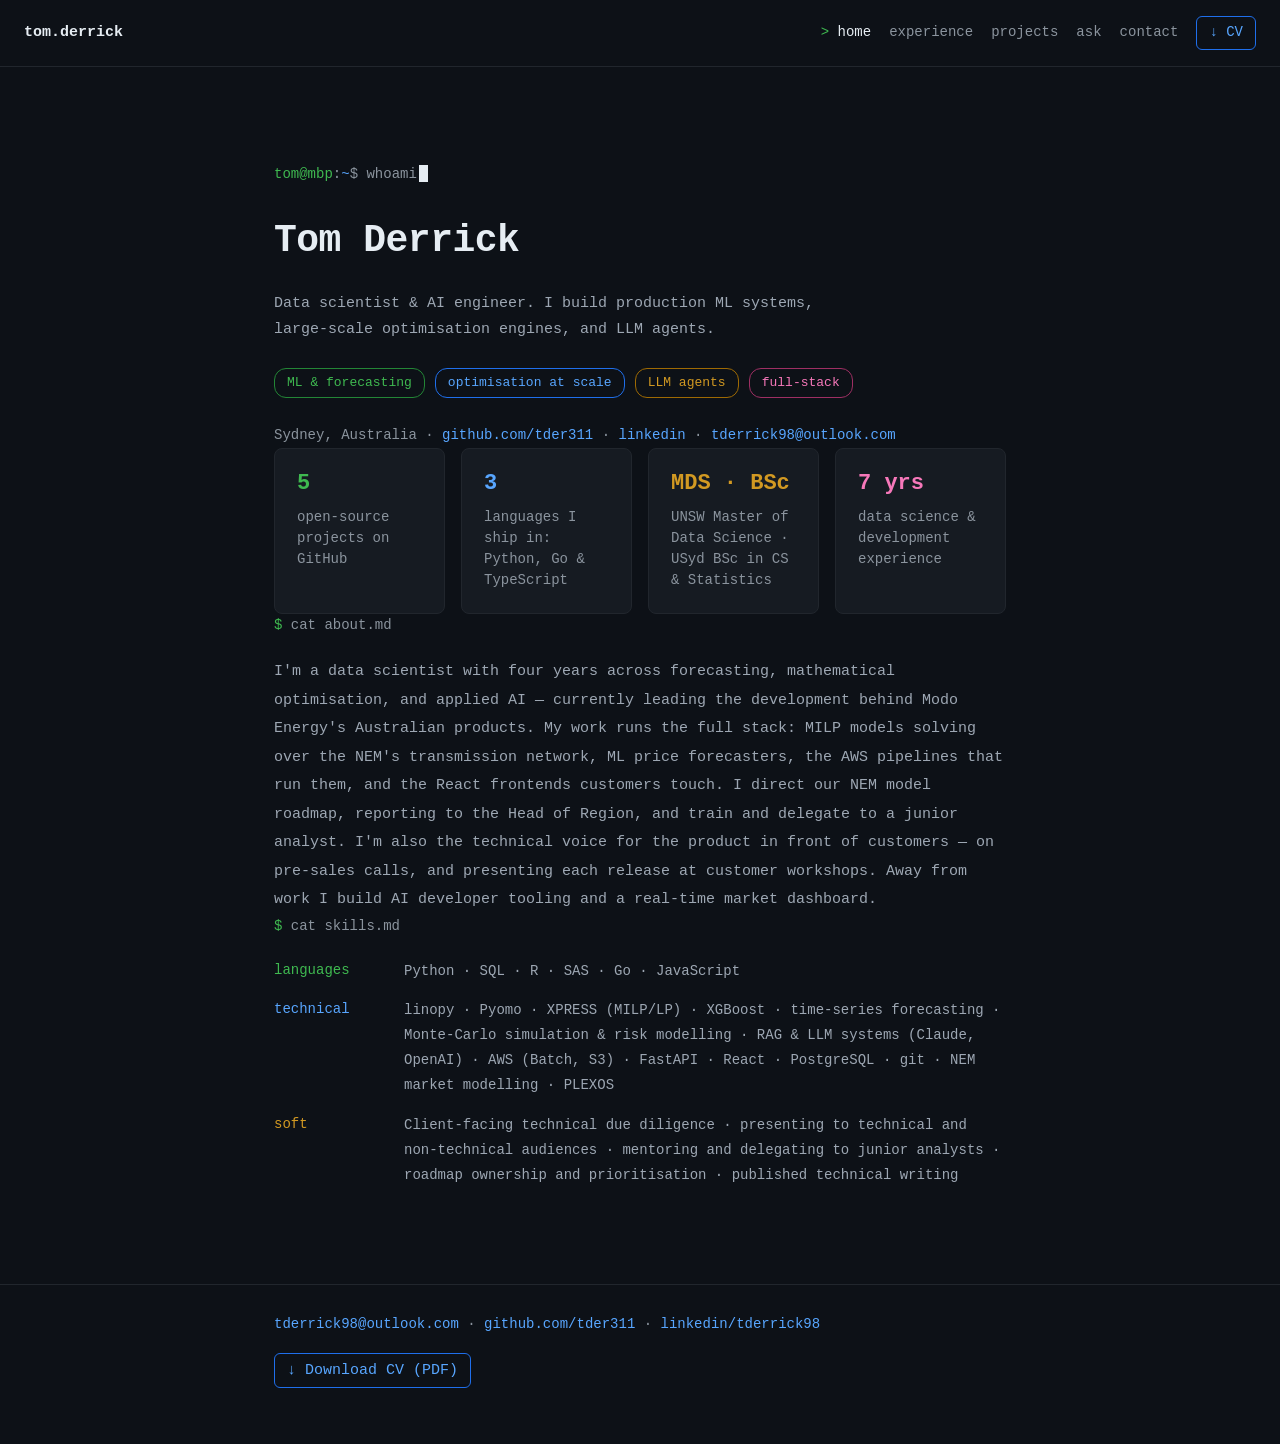
<file: index.html>
<!DOCTYPE html>
<html lang="en">
<head>
  <meta charset="utf-8">
  <meta name="viewport" content="width=device-width, initial-scale=1">
  <title>Tom Derrick — Data Scientist &amp; AI Engineer</title>
  <meta name="description" content="Tom Derrick — data scientist and AI engineer building production ML systems, large-scale optimisation engines, and LLM agents. Sydney, Australia.">
  <link rel="icon" href="data:image/svg+xml,<svg xmlns='http://www.w3.org/2000/svg' viewBox='0 0 100 100'><text y='0.9em' font-size='70' fill='%233fb950'>&gt;_</text></svg>">
  <meta property="og:type" content="website">
  <meta property="og:title" content="Tom Derrick — Data Scientist &amp; AI Engineer">
  <meta property="og:description" content="Tom Derrick — data scientist and AI engineer building production ML systems, large-scale optimisation engines, and LLM agents. Sydney, Australia.">
  <meta property="og:image" content="https://tder311.github.io/tech/assets/og-card.png">
  <meta name="twitter:card" content="summary_large_image">
  <link rel="stylesheet" href="styles.css">
  <script src="script.js" defer></script>
</head>
<body>
<a class="skip-link" href="#main">Skip to content</a>
<header class="site-nav">
  <span class="brand">tom.derrick</span>
  <nav aria-label="Pages">
    <a href="index.html" class="active" aria-current="page">home</a>
    <a href="experience.html">experience</a>
    <a href="projects.html">projects</a>
    <a href="ask.html">ask</a>
    <a href="#contact">contact</a>
    <a class="btn-cv" href="assets/cv.pdf" download>↓ CV</a>
  </nav>
</header>
<main id="main">
  <section class="hero wrap" aria-label="Introduction">
    <p class="shell-line"><span class="ps-user">tom@mbp</span>:<span class="ps-path">~</span>$ <span id="typed">whoami</span><span class="cursor" aria-hidden="true"></span></p>
    <h1>Tom Derrick</h1>
    <p class="tagline">Data scientist &amp; AI engineer. I build production ML&nbsp;systems, large-scale optimisation engines, and LLM&nbsp;agents.</p>
    <ul class="chips">
      <li class="chip green">ML &amp; forecasting</li>
      <li class="chip blue">optimisation at scale</li>
      <li class="chip amber">LLM agents</li>
      <li class="chip pink">full-stack</li>
    </ul>
    <p class="meta muted">Sydney, Australia ·
      <a href="https://github.com/tder311" target="_blank" rel="noopener">github.com/tder311</a> ·
      <a href="https://www.linkedin.com/in/tderrick98/" target="_blank" rel="noopener">linkedin</a> ·
      <a href="mailto:tderrick98@outlook.com">tderrick98@outlook.com</a>
    </p>
  </section>
  <section class="stats wrap" aria-label="Highlights">
    <div class="stat"><span class="stat-value green">5</span><span class="stat-label">open-source projects on GitHub</span></div>
    <div class="stat"><span class="stat-value blue">3</span><span class="stat-label">languages I ship in: Python, Go &amp; TypeScript</span></div>
    <div class="stat"><span class="stat-value amber">MDS · BSc</span><span class="stat-label">UNSW Master of Data Science · USyd BSc in CS &amp; Statistics</span></div>
    <div class="stat"><span class="stat-value pink">7 yrs</span><span class="stat-label">data science &amp; development experience</span></div>
  </section>
  <section id="about" class="wrap" aria-label="About">
    <p class="shell-line"><span class="ps-user">$</span> cat about.md</p>
    <p class="prose">I'm a data scientist with four years across forecasting, mathematical optimisation, and applied AI — currently leading the development behind Modo Energy's Australian products. My work runs the full stack: MILP models solving over the NEM's transmission network, ML price forecasters, the AWS pipelines that run them, and the React frontends customers touch. I direct our NEM model roadmap, reporting to the Head of Region, and train and delegate to a junior analyst. I'm also the technical voice for the product in front of customers — on pre-sales calls, and presenting each release at customer workshops. Away from work I build AI developer tooling and a real-time market dashboard.</p>
  </section>
  <section id="skills" class="wrap" aria-label="Skills">
    <p class="shell-line"><span class="ps-user">$</span> cat skills.md</p>
    <dl class="skill-grid">
      <dt class="green">languages</dt>
      <dd>Python · SQL · R · SAS · Go · JavaScript</dd>
      <dt class="blue">technical</dt>
      <dd>linopy · Pyomo · XPRESS (MILP/LP) · XGBoost · time-series forecasting · Monte-Carlo simulation &amp; risk modelling · RAG &amp; LLM systems (Claude, OpenAI) · AWS (Batch, S3) · FastAPI · React · PostgreSQL · git · NEM market modelling · PLEXOS</dd>
      <dt class="amber">soft</dt>
      <dd>Client-facing technical due diligence · presenting to technical and non-technical audiences · mentoring and delegating to junior analysts · roadmap ownership and prioritisation · published technical writing</dd>
    </dl>
  </section>
</main>
<footer id="contact" class="site-footer">
  <div class="wrap footer-row">
    <p class="muted">
      <a href="mailto:tderrick98@outlook.com">tderrick98@outlook.com</a> ·
      <a href="https://github.com/tder311" target="_blank" rel="noopener">github.com/tder311</a> ·
      <a href="https://www.linkedin.com/in/tderrick98/" target="_blank" rel="noopener">linkedin/tderrick98</a>
    </p>
    <a class="btn-cv" href="assets/cv.pdf" download>↓ Download CV (PDF)</a>
  </div>
</footer>
</body>
</html>
</file>
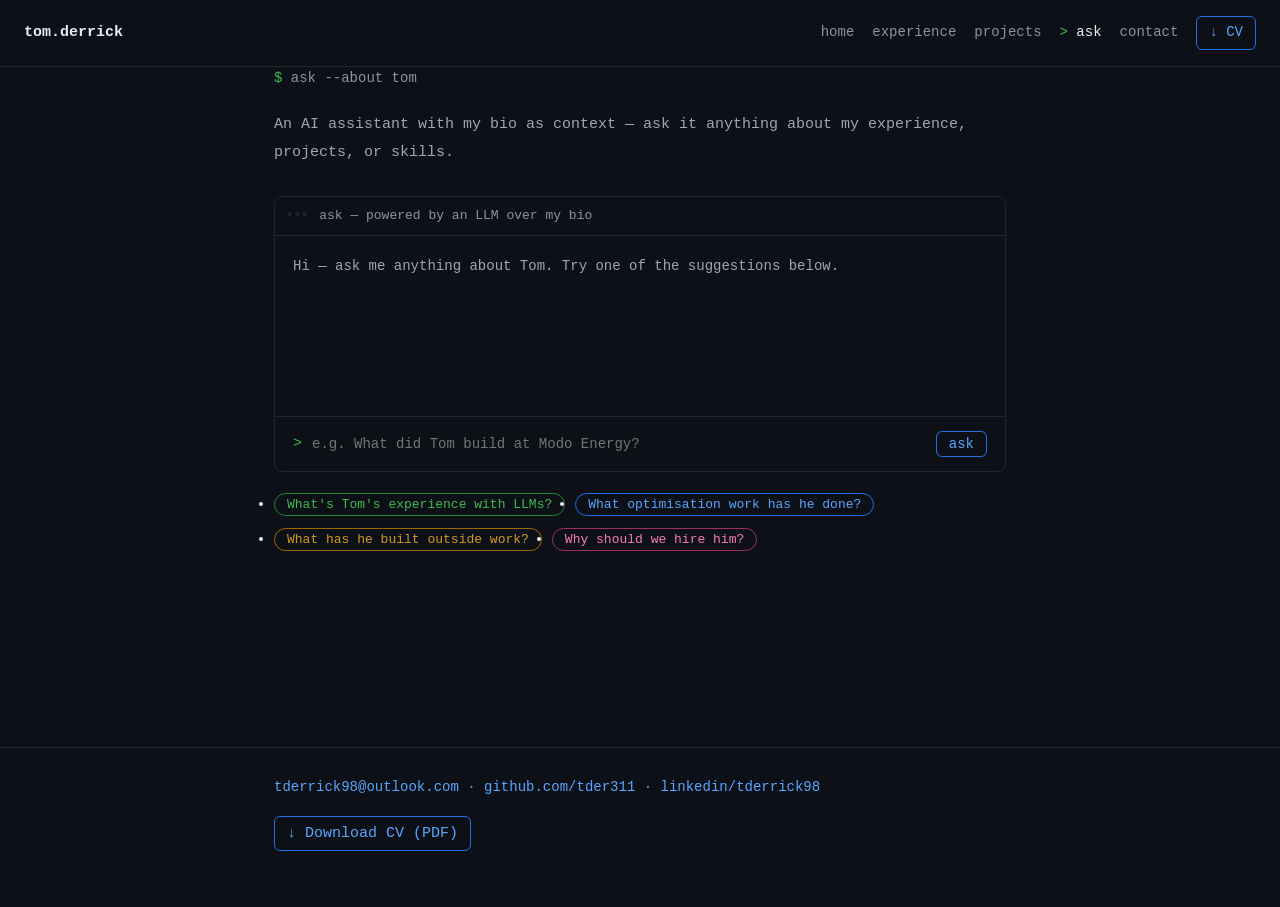
<file: ask.html>
<!DOCTYPE html>
<html lang="en">
<head>
  <meta charset="utf-8">
  <meta name="viewport" content="width=device-width, initial-scale=1">
  <title>Ask — Tom Derrick</title>
  <meta name="description" content="Ask an AI assistant anything about Tom Derrick — experience, projects, skills.">
  <link rel="icon" href="data:image/svg+xml,<svg xmlns='http://www.w3.org/2000/svg' viewBox='0 0 100 100'><text y='0.9em' font-size='70' fill='%233fb950'>&gt;_</text></svg>">
  <meta property="og:type" content="website">
  <meta property="og:title" content="Ask — Tom Derrick">
  <meta property="og:description" content="Ask an AI assistant anything about Tom Derrick — experience, projects, skills.">
  <meta property="og:image" content="https://tder311.github.io/tech/assets/og-card.png">
  <meta name="twitter:card" content="summary_large_image">
  <link rel="stylesheet" href="styles.css">
  <script src="ask.js" defer></script>
</head>
<body>
<a class="skip-link" href="#main">Skip to content</a>
<header class="site-nav">
  <span class="brand">tom.derrick</span>
  <nav aria-label="Pages">
    <a href="index.html">home</a>
    <a href="experience.html">experience</a>
    <a href="projects.html">projects</a>
    <a href="ask.html" class="active" aria-current="page">ask</a>
    <a href="#contact">contact</a>
    <a class="btn-cv" href="assets/cv.pdf" download>↓ CV</a>
  </nav>
</header>
<main id="main">
  <section id="ask" class="wrap" aria-label="Ask about Tom">
    <p class="shell-line"><span class="ps-user">$</span> ask --about tom</p>
    <p class="prose">An AI assistant with my bio as context — ask it anything about my experience, projects, or skills.</p>
    <noscript><p class="prose ask-error">This page needs JavaScript — everything else on the site works without it, or just email <a href="mailto:tderrick98@outlook.com">tderrick98@outlook.com</a>.</p></noscript>

    <div class="term ask-term">
      <div class="term-bar"><span class="dots" aria-hidden="true">●●●</span> ask — powered by an LLM over my bio</div>
      <div class="term-body ask-log" id="ask-log" aria-live="polite">
        <p class="ask-answer">Hi — ask me anything about Tom. Try one of the suggestions below.</p>
      </div>
      <form id="ask-form" class="ask-input-row">
        <label for="ask-input" class="t-prompt" aria-label="Your question">&gt;</label>
        <input id="ask-input" name="question" type="text" maxlength="500" autocomplete="off"
               placeholder="e.g. What did Tom build at Modo Energy?">
        <button type="submit" class="btn-cv">ask</button>
      </form>
    </div>

    <ul class="chips ask-suggestions">
      <li><button class="chip green" type="button">What's Tom's experience with LLMs?</button></li>
      <li><button class="chip blue" type="button">What optimisation work has he done?</button></li>
      <li><button class="chip amber" type="button">What has he built outside work?</button></li>
      <li><button class="chip pink" type="button">Why should we hire him?</button></li>
    </ul>
  </section>
</main>
<footer id="contact" class="site-footer">
  <div class="wrap footer-row">
    <p class="muted">
      <a href="mailto:tderrick98@outlook.com">tderrick98@outlook.com</a> ·
      <a href="https://github.com/tder311" target="_blank" rel="noopener">github.com/tder311</a> ·
      <a href="https://www.linkedin.com/in/tderrick98/" target="_blank" rel="noopener">linkedin/tderrick98</a>
    </p>
    <a class="btn-cv" href="assets/cv.pdf" download>↓ Download CV (PDF)</a>
  </div>
</footer>
</body>
</html>
</file>
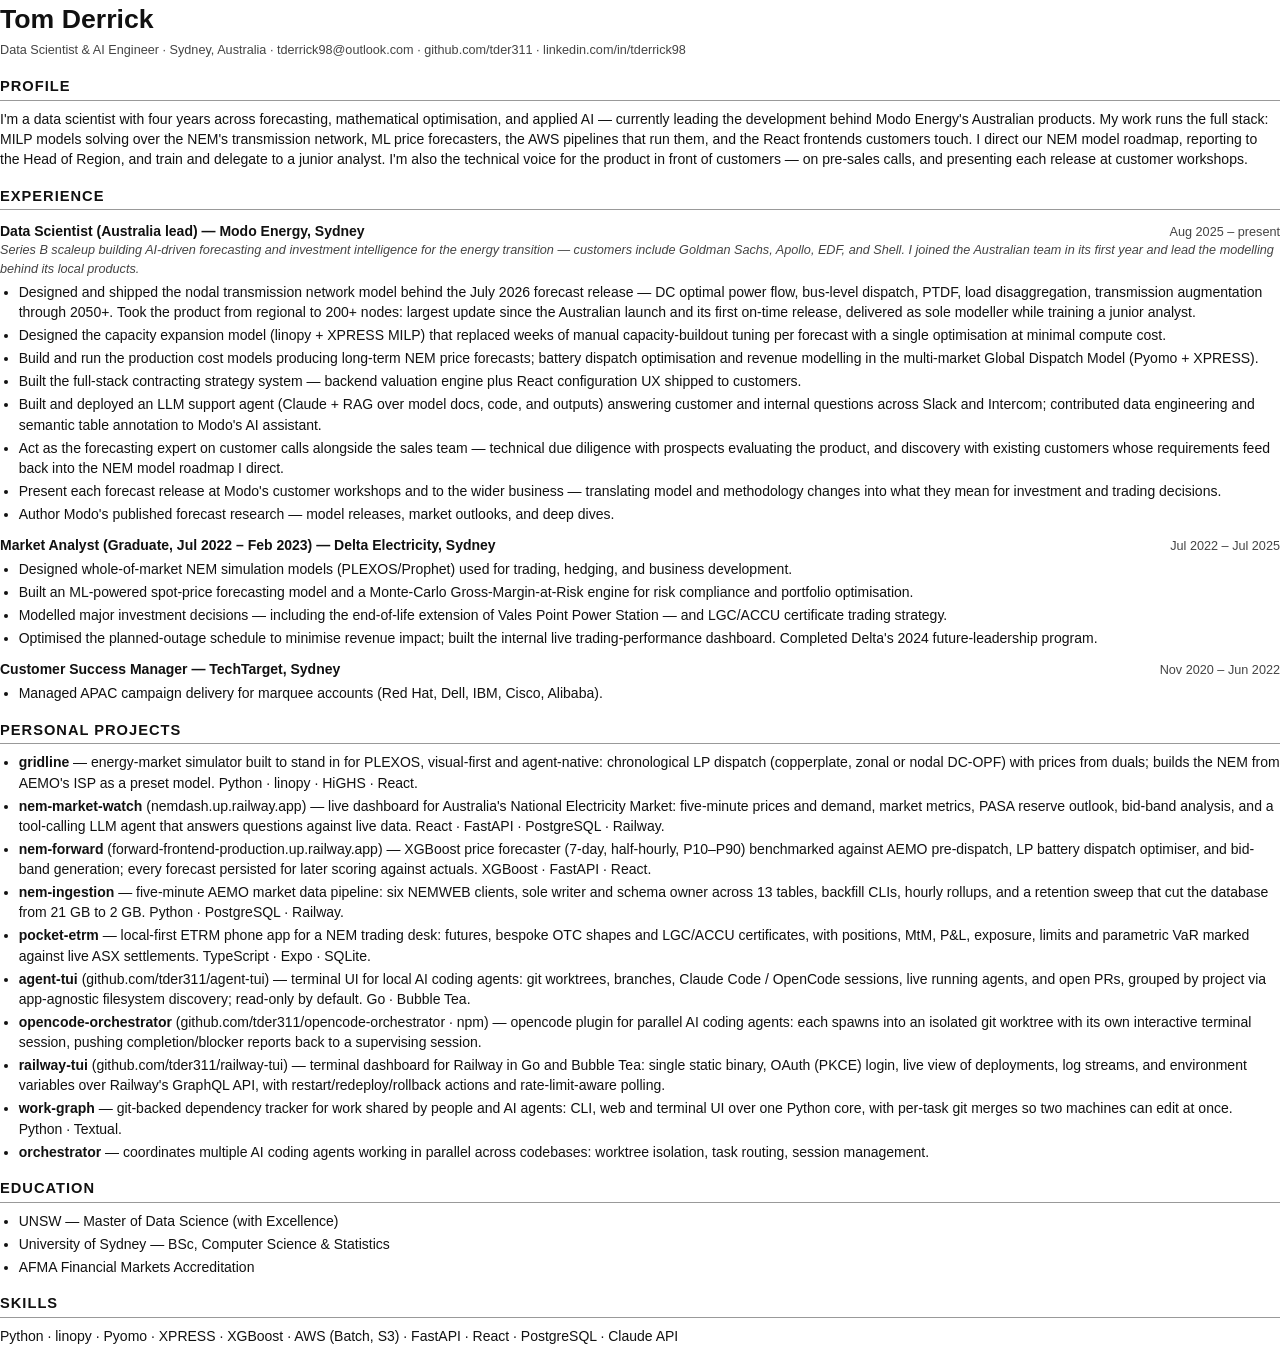
<file: cv.html>
<!DOCTYPE html>
<html lang="en">
<head>
  <meta charset="utf-8">
  <title>Tom Derrick — CV</title>
  <style>
    @page { size: A4; margin: 14mm 16mm; }
    * { box-sizing: border-box; margin: 0; padding: 0; }
    body { font-family: Helvetica, Arial, sans-serif; font-size: 10.5pt; line-height: 1.45; color: #111; }
    h1 { font-size: 20pt; font-weight: 700; }
    .contact { font-size: 9.5pt; color: #444; margin-top: 2pt; }
    .contact a { color: #444; text-decoration: none; }
    h2 { font-size: 11pt; text-transform: uppercase; letter-spacing: 1px; border-bottom: 1px solid #999; margin: 12pt 0 6pt; padding-bottom: 2pt; break-after: avoid-page; }
    .role { display: flex; justify-content: space-between; align-items: baseline; margin-top: 8pt; }
    .role h3 { font-size: 10.5pt; }
    .dates { font-size: 9.5pt; color: #444; }
    .role-sub { font-size: 9.5pt; color: #444; font-style: italic; }
    ul { margin: 3pt 0 0 14pt; }
    li { margin-top: 2pt; }
    .skills { margin-top: 4pt; }
  </style>
</head>
<body>
  <h1>Tom Derrick</h1>
  <p class="contact">Data Scientist &amp; AI Engineer · Sydney, Australia ·
    <a href="mailto:tderrick98@outlook.com">tderrick98@outlook.com</a> ·
    <a href="https://github.com/tder311">github.com/tder311</a> ·
    <a href="https://www.linkedin.com/in/tderrick98/">linkedin.com/in/tderrick98</a></p>

  <h2>Profile</h2>
  <p>I'm a data scientist with four years across forecasting, mathematical optimisation, and applied AI — currently leading the development behind Modo Energy's Australian products. My work runs the full stack: MILP models solving over the NEM's transmission network, ML price forecasters, the AWS pipelines that run them, and the React frontends customers touch. I direct our NEM model roadmap, reporting to the Head of Region, and train and delegate to a junior analyst. I'm also the technical voice for the product in front of customers — on pre-sales calls, and presenting each release at customer workshops.</p>

  <h2>Experience</h2>
  <div class="role"><h3>Data Scientist (Australia lead) — Modo Energy, Sydney</h3><span class="dates">Aug 2025 – present</span></div>
  <p class="role-sub">Series B scaleup building AI-driven forecasting and investment intelligence for the energy transition — customers include Goldman Sachs, Apollo, EDF, and Shell. I joined the Australian team in its first year and lead the modelling behind its local products.</p>
  <ul>
    <li>Designed and shipped the nodal transmission network model behind the July 2026 forecast release — DC optimal power flow, bus-level dispatch, PTDF, load disaggregation, transmission augmentation through 2050+. Took the product from regional to 200+ nodes: largest update since the Australian launch and its first on-time release, delivered as sole modeller while training a junior analyst.</li>
    <li>Designed the capacity expansion model (linopy + XPRESS MILP) that replaced weeks of manual capacity-buildout tuning per forecast with a single optimisation at minimal compute cost.</li>
    <li>Build and run the production cost models producing long-term NEM price forecasts; battery dispatch optimisation and revenue modelling in the multi-market Global Dispatch Model (Pyomo + XPRESS).</li>
    <li>Built the full-stack contracting strategy system — backend valuation engine plus React configuration UX shipped to customers.</li>
    <li>Built and deployed an LLM support agent (Claude + RAG over model docs, code, and outputs) answering customer and internal questions across Slack and Intercom; contributed data engineering and semantic table annotation to Modo's AI assistant.</li>
    <li>Act as the forecasting expert on customer calls alongside the sales team — technical due diligence with prospects evaluating the product, and discovery with existing customers whose requirements feed back into the NEM model roadmap I direct.</li>
    <li>Present each forecast release at Modo's customer workshops and to the wider business — translating model and methodology changes into what they mean for investment and trading decisions.</li>
    <li>Author Modo's published forecast research — model releases, market outlooks, and deep dives.</li>
  </ul>

  <div class="role"><h3>Market Analyst (Graduate, Jul 2022 – Feb 2023) — Delta Electricity, Sydney</h3><span class="dates">Jul 2022 – Jul 2025</span></div>
  <ul>
    <li>Designed whole-of-market NEM simulation models (PLEXOS/Prophet) used for trading, hedging, and business development.</li>
    <li>Built an ML-powered spot-price forecasting model and a Monte-Carlo Gross-Margin-at-Risk engine for risk compliance and portfolio optimisation.</li>
    <li>Modelled major investment decisions — including the end-of-life extension of Vales Point Power Station — and LGC/ACCU certificate trading strategy.</li>
    <li>Optimised the planned-outage schedule to minimise revenue impact; built the internal live trading-performance dashboard. Completed Delta's 2024 future-leadership program.</li>
  </ul>

  <div class="role"><h3>Customer Success Manager — TechTarget, Sydney</h3><span class="dates">Nov 2020 – Jun 2022</span></div>
  <ul>
    <li>Managed APAC campaign delivery for marquee accounts (Red Hat, Dell, IBM, Cisco, Alibaba).</li>
  </ul>

  <h2>Personal Projects</h2>
  <ul>
    <li><strong>gridline</strong> — energy-market simulator built to stand in for PLEXOS, visual-first and agent-native: chronological LP dispatch (copperplate, zonal or nodal DC-OPF) with prices from duals; builds the NEM from AEMO's ISP as a preset model. Python · linopy · HiGHS · React.</li>
    <li><strong>nem-market-watch</strong> (nemdash.up.railway.app) — live dashboard for Australia's National Electricity Market: five-minute prices and demand, market metrics, PASA reserve outlook, bid-band analysis, and a tool-calling LLM agent that answers questions against live data. React · FastAPI · PostgreSQL · Railway.</li>
    <li><strong>nem-forward</strong> (forward-frontend-production.up.railway.app) — XGBoost price forecaster (7-day, half-hourly, P10–P90) benchmarked against AEMO pre-dispatch, LP battery dispatch optimiser, and bid-band generation; every forecast persisted for later scoring against actuals. XGBoost · FastAPI · React.</li>
    <li><strong>nem-ingestion</strong> — five-minute AEMO market data pipeline: six NEMWEB clients, sole writer and schema owner across 13 tables, backfill CLIs, hourly rollups, and a retention sweep that cut the database from 21 GB to 2 GB. Python · PostgreSQL · Railway.</li>
    <li><strong>pocket-etrm</strong> — local-first ETRM phone app for a NEM trading desk: futures, bespoke OTC shapes and LGC/ACCU certificates, with positions, MtM, P&amp;L, exposure, limits and parametric VaR marked against live ASX settlements. TypeScript · Expo · SQLite.</li>
    <li><strong>agent-tui</strong> (github.com/tder311/agent-tui) — terminal UI for local AI coding agents: git worktrees, branches, Claude Code / OpenCode sessions, live running agents, and open PRs, grouped by project via app-agnostic filesystem discovery; read-only by default. Go · Bubble Tea.</li>
    <li><strong>opencode-orchestrator</strong> (github.com/tder311/opencode-orchestrator · npm) — opencode plugin for parallel AI coding agents: each spawns into an isolated git worktree with its own interactive terminal session, pushing completion/blocker reports back to a supervising session.</li>
    <li><strong>railway-tui</strong> (github.com/tder311/railway-tui) — terminal dashboard for Railway in Go and Bubble Tea: single static binary, OAuth (PKCE) login, live view of deployments, log streams, and environment variables over Railway's GraphQL API, with restart/redeploy/rollback actions and rate-limit-aware polling.</li>
    <li><strong>work-graph</strong> — git-backed dependency tracker for work shared by people and AI agents: CLI, web and terminal UI over one Python core, with per-task git merges so two machines can edit at once. Python · Textual.</li>
    <li><strong>orchestrator</strong> — coordinates multiple AI coding agents working in parallel across codebases: worktree isolation, task routing, session management.</li>
  </ul>

  <h2>Education</h2>
  <ul>
    <li>UNSW — Master of Data Science (with Excellence)</li>
    <li>University of Sydney — BSc, Computer Science &amp; Statistics</li>
    <li>AFMA Financial Markets Accreditation</li>
  </ul>

  <h2>Skills</h2>
  <p class="skills">Python · linopy · Pyomo · XPRESS · XGBoost · AWS (Batch, S3) · FastAPI · React · PostgreSQL · Claude API</p>
</body>
</html>
</file>
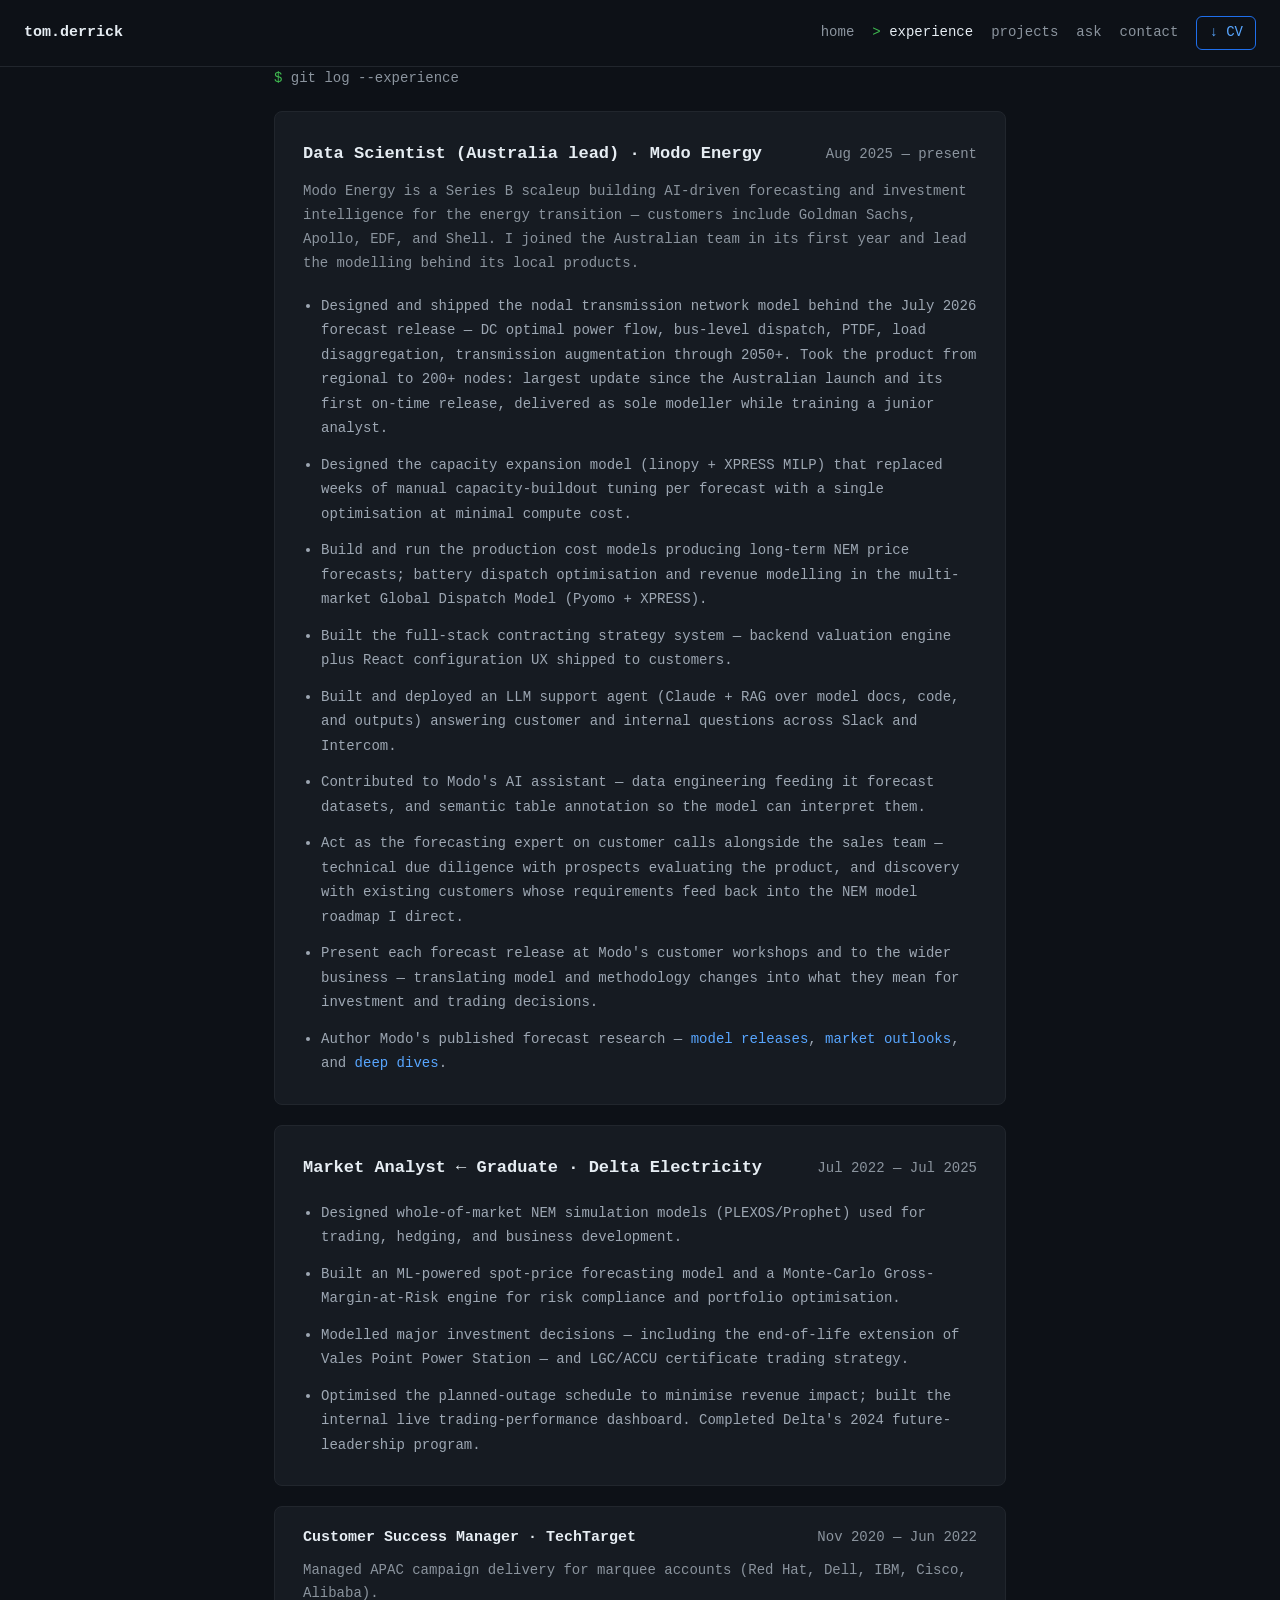
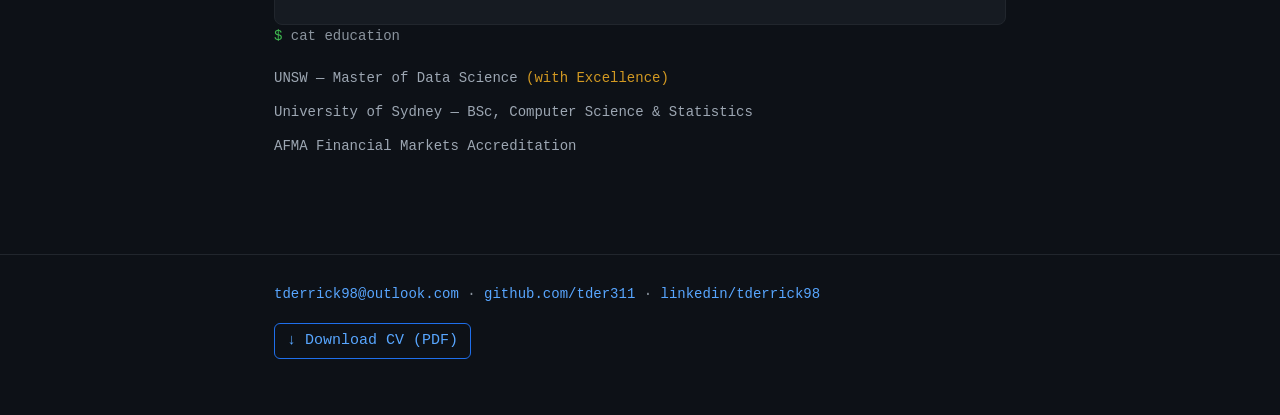
<file: experience.html>
<!DOCTYPE html>
<html lang="en">
<head>
  <meta charset="utf-8">
  <meta name="viewport" content="width=device-width, initial-scale=1">
  <title>Experience — Tom Derrick</title>
  <meta name="description" content="Tom Derrick's experience — Modo Energy, Delta Electricity, TechTarget — and education.">
  <link rel="icon" href="data:image/svg+xml,<svg xmlns='http://www.w3.org/2000/svg' viewBox='0 0 100 100'><text y='0.9em' font-size='70' fill='%233fb950'>&gt;_</text></svg>">
  <meta property="og:type" content="website">
  <meta property="og:title" content="Experience — Tom Derrick">
  <meta property="og:description" content="Tom Derrick's experience — Modo Energy, Delta Electricity, TechTarget — and education.">
  <meta property="og:image" content="https://tder311.github.io/tech/assets/og-card.png">
  <meta name="twitter:card" content="summary_large_image">
  <link rel="stylesheet" href="styles.css">
  <script src="script.js" defer></script>
</head>
<body>
<a class="skip-link" href="#main">Skip to content</a>
<header class="site-nav">
  <span class="brand">tom.derrick</span>
  <nav aria-label="Pages">
    <a href="index.html">home</a>
    <a href="experience.html" class="active" aria-current="page">experience</a>
    <a href="projects.html">projects</a>
    <a href="ask.html">ask</a>
    <a href="#contact">contact</a>
    <a class="btn-cv" href="assets/cv.pdf" download>↓ CV</a>
  </nav>
</header>
<main id="main">
  <section id="experience" class="wrap" aria-label="Experience">
    <p class="shell-line"><span class="ps-user">$</span> git log --experience</p>

    <article class="card">
      <div class="role-head">
        <h2>Data Scientist (Australia lead) · Modo Energy</h2>
        <span class="muted">Aug 2025 — present</span>
      </div>
      <p class="role-intro muted">Modo Energy is a Series B scaleup building AI-driven forecasting and investment intelligence for the energy transition — customers include Goldman Sachs, Apollo, EDF, and Shell. I joined the Australian team in its first year and lead the modelling behind its local products.</p>
      <ul class="role-points">
        <li>Designed and shipped the nodal transmission network model behind the July 2026 forecast release — DC optimal power flow, bus-level dispatch, PTDF, load disaggregation, transmission augmentation through 2050+. Took the product from regional to 200+ nodes: largest update since the Australian launch and its first on-time release, delivered as sole modeller while training a junior analyst.</li>
        <li>Designed the capacity expansion model (linopy + XPRESS MILP) that replaced weeks of manual capacity-buildout tuning per forecast with a single optimisation at minimal compute cost.</li>
        <li>Build and run the production cost models producing long-term NEM price forecasts; battery dispatch optimisation and revenue modelling in the multi-market Global Dispatch Model (Pyomo + XPRESS).</li>
        <li>Built the full-stack contracting strategy system — backend valuation engine plus React configuration UX shipped to customers.</li>
        <li>Built and deployed an LLM support agent (Claude + RAG over model docs, code, and outputs) answering customer and internal questions across Slack and Intercom.</li>
        <li>Contributed to Modo's AI assistant — data engineering feeding it forecast datasets, and semantic table annotation so the model can interpret them.</li>
        <li>Act as the forecasting expert on customer calls alongside the sales team — technical due diligence with prospects evaluating the product, and discovery with existing customers whose requirements feed back into the NEM model roadmap I direct.</li>
        <li>Present each forecast release at Modo's customer workshops and to the wider business — translating model and methodology changes into what they mean for investment and trading decisions.</li>
        <li>Author Modo's published forecast research — <a href="https://modoenergy.com/research/en/australia-nem-forecast-july-2026-release" target="_blank" rel="noopener">model releases</a>, <a href="https://modoenergy.com/research/en/nem-market-outlook-report-q2-2026-forecast" target="_blank" rel="noopener">market outlooks</a>, and <a href="https://modoenergy.com/research/en/nem-nodal-forecast-bess-returns" target="_blank" rel="noopener">deep dives</a>.</li>
      </ul>
    </article>

    <article class="card">
      <div class="role-head">
        <h2>Market Analyst ← Graduate · Delta Electricity</h2>
        <span class="muted">Jul 2022 — Jul 2025</span>
      </div>
      <ul class="role-points">
        <li>Designed whole-of-market NEM simulation models (PLEXOS/Prophet) used for trading, hedging, and business development.</li>
        <li>Built an ML-powered spot-price forecasting model and a Monte-Carlo Gross-Margin-at-Risk engine for risk compliance and portfolio optimisation.</li>
        <li>Modelled major investment decisions — including the end-of-life extension of Vales Point Power Station — and LGC/ACCU certificate trading strategy.</li>
        <li>Optimised the planned-outage schedule to minimise revenue impact; built the internal live trading-performance dashboard. Completed Delta's 2024 future-leadership program.</li>
      </ul>
    </article>

    <article class="card compact">
      <div class="role-head">
        <h2 class="h-small">Customer Success Manager · TechTarget</h2>
        <span class="muted">Nov 2020 — Jun 2022</span>
      </div>
      <p class="muted">Managed APAC campaign delivery for marquee accounts (Red Hat, Dell, IBM, Cisco, Alibaba).</p>
    </article>
  </section>

  <section id="education" class="wrap" aria-label="Education">
    <p class="shell-line"><span class="ps-user">$</span> cat education</p>
    <ul class="edu-list">
      <li>UNSW — Master of Data Science <span class="amber-text">(with Excellence)</span></li>
      <li>University of Sydney — BSc, Computer Science &amp; Statistics</li>
      <li>AFMA Financial Markets Accreditation</li>
    </ul>
  </section>
</main>
<footer id="contact" class="site-footer">
  <div class="wrap footer-row">
    <p class="muted">
      <a href="mailto:tderrick98@outlook.com">tderrick98@outlook.com</a> ·
      <a href="https://github.com/tder311" target="_blank" rel="noopener">github.com/tder311</a> ·
      <a href="https://www.linkedin.com/in/tderrick98/" target="_blank" rel="noopener">linkedin/tderrick98</a>
    </p>
    <a class="btn-cv" href="assets/cv.pdf" download>↓ Download CV (PDF)</a>
  </div>
</footer>
</body>
</html>
</file>
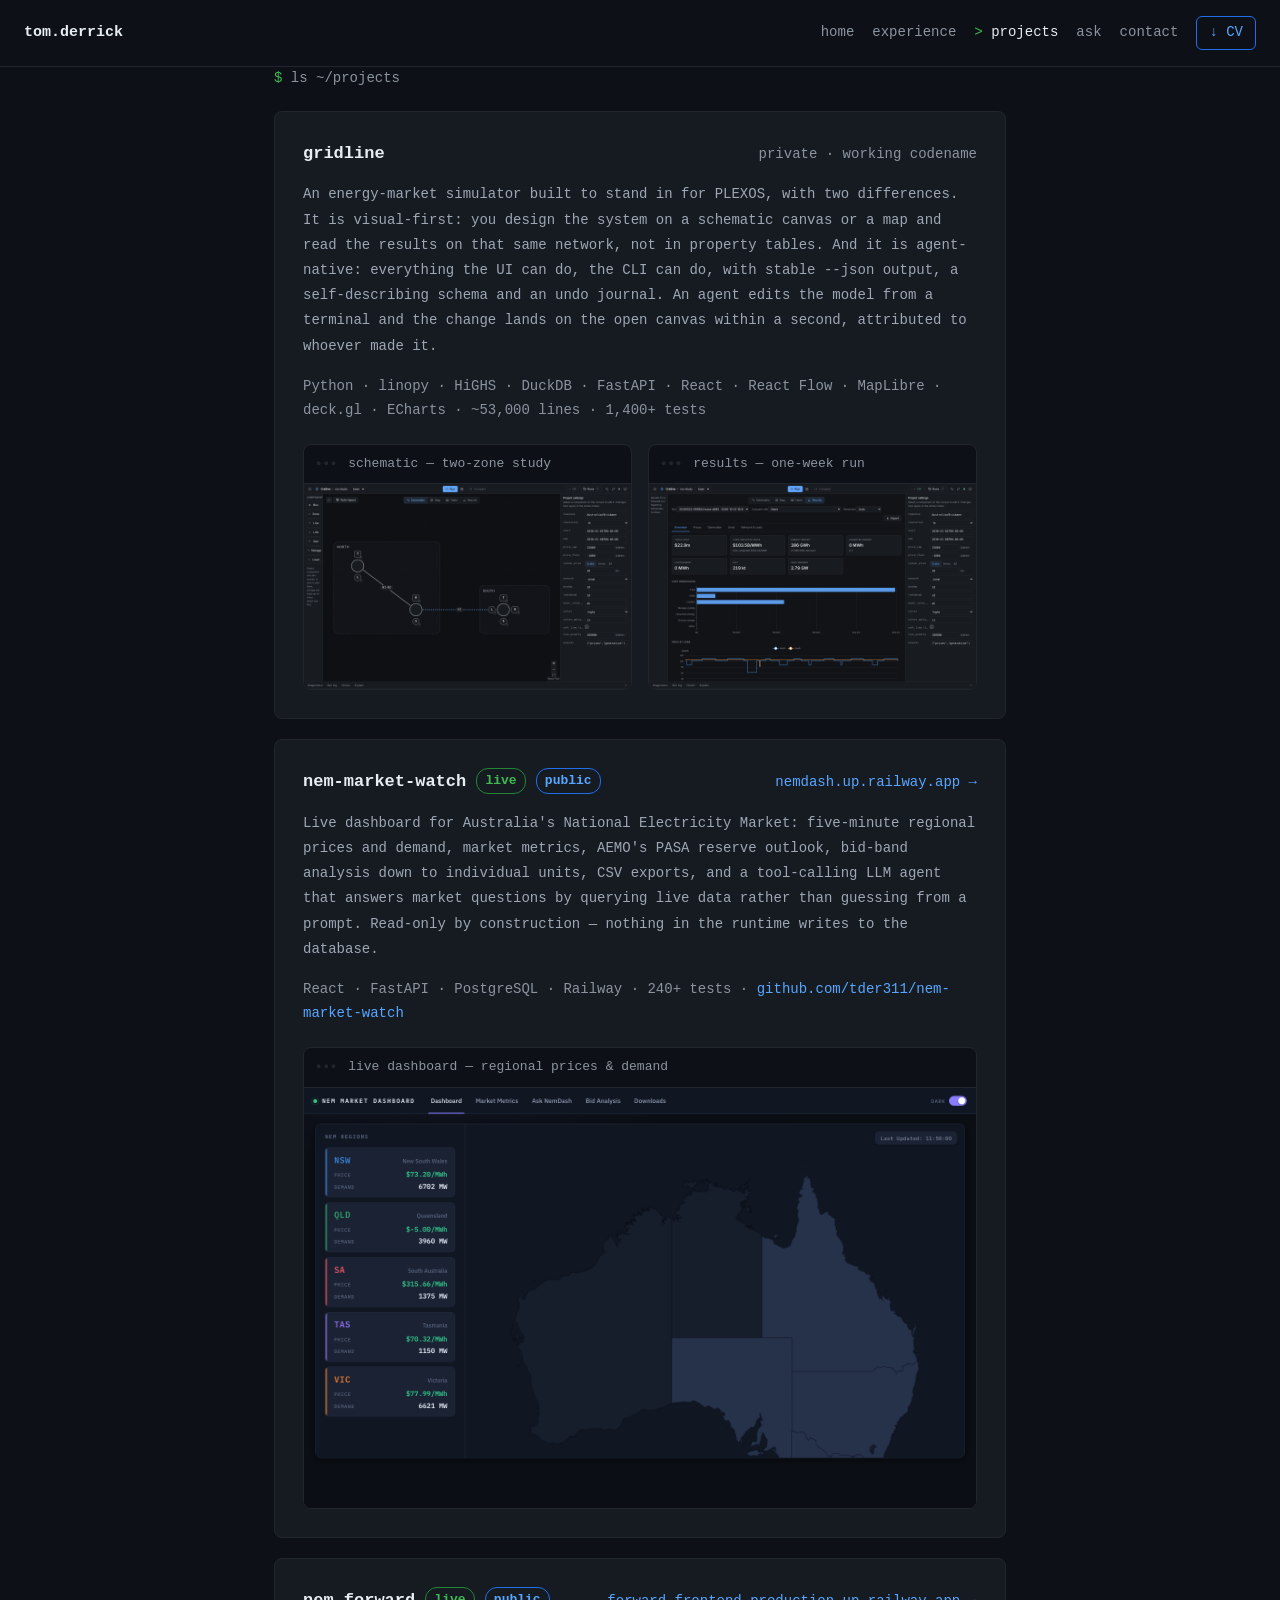
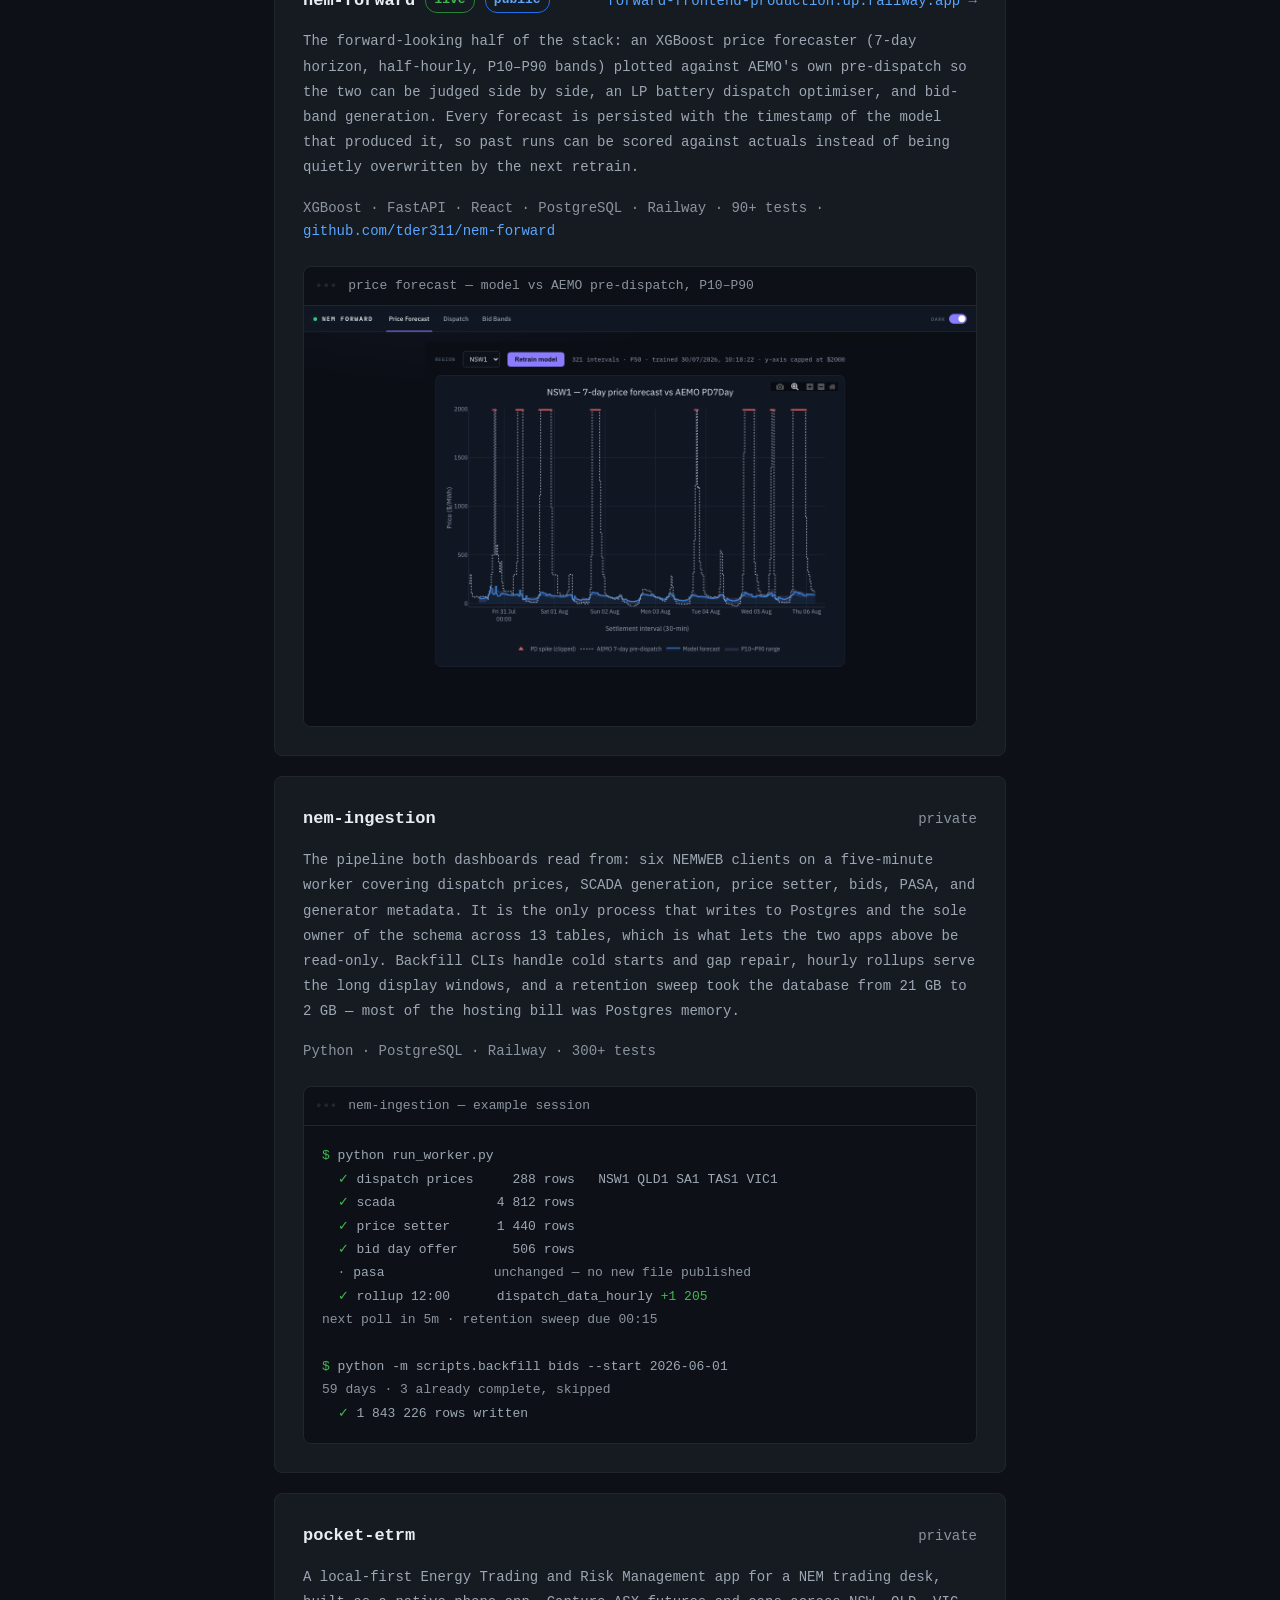
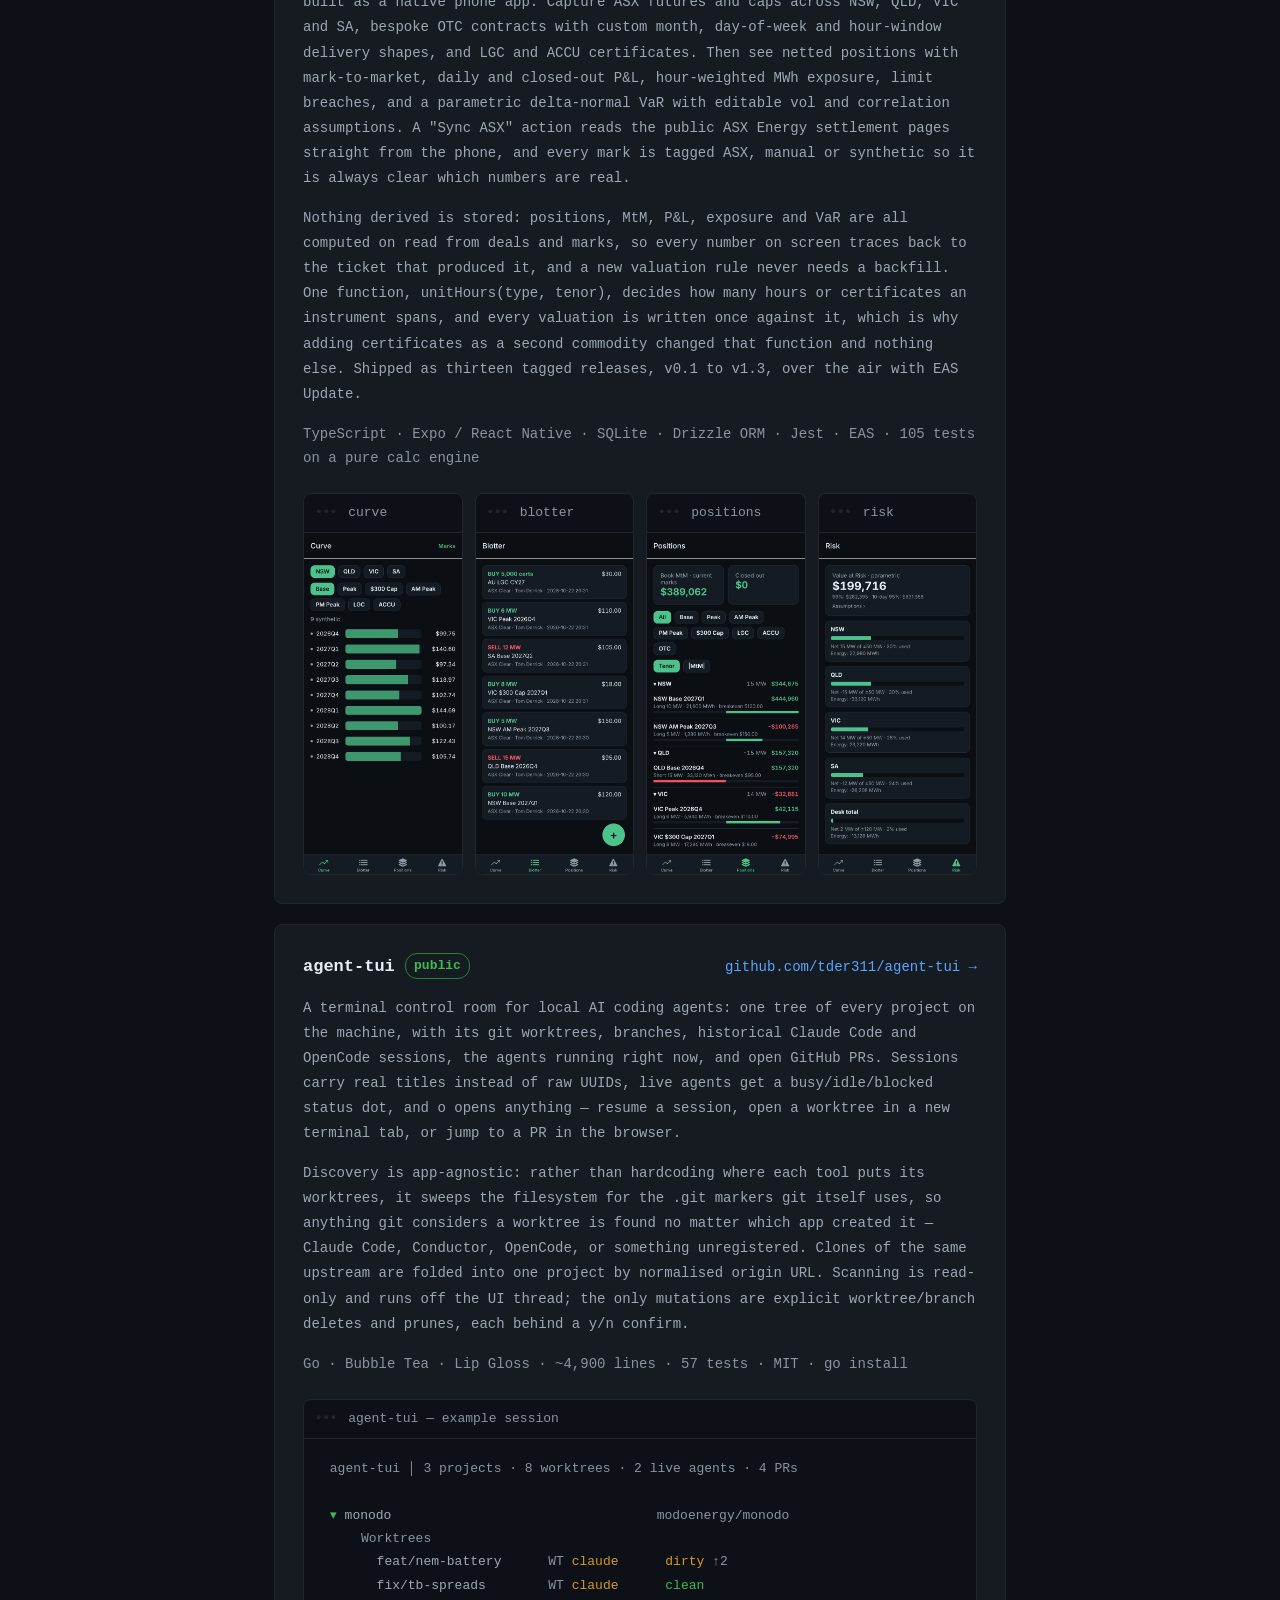
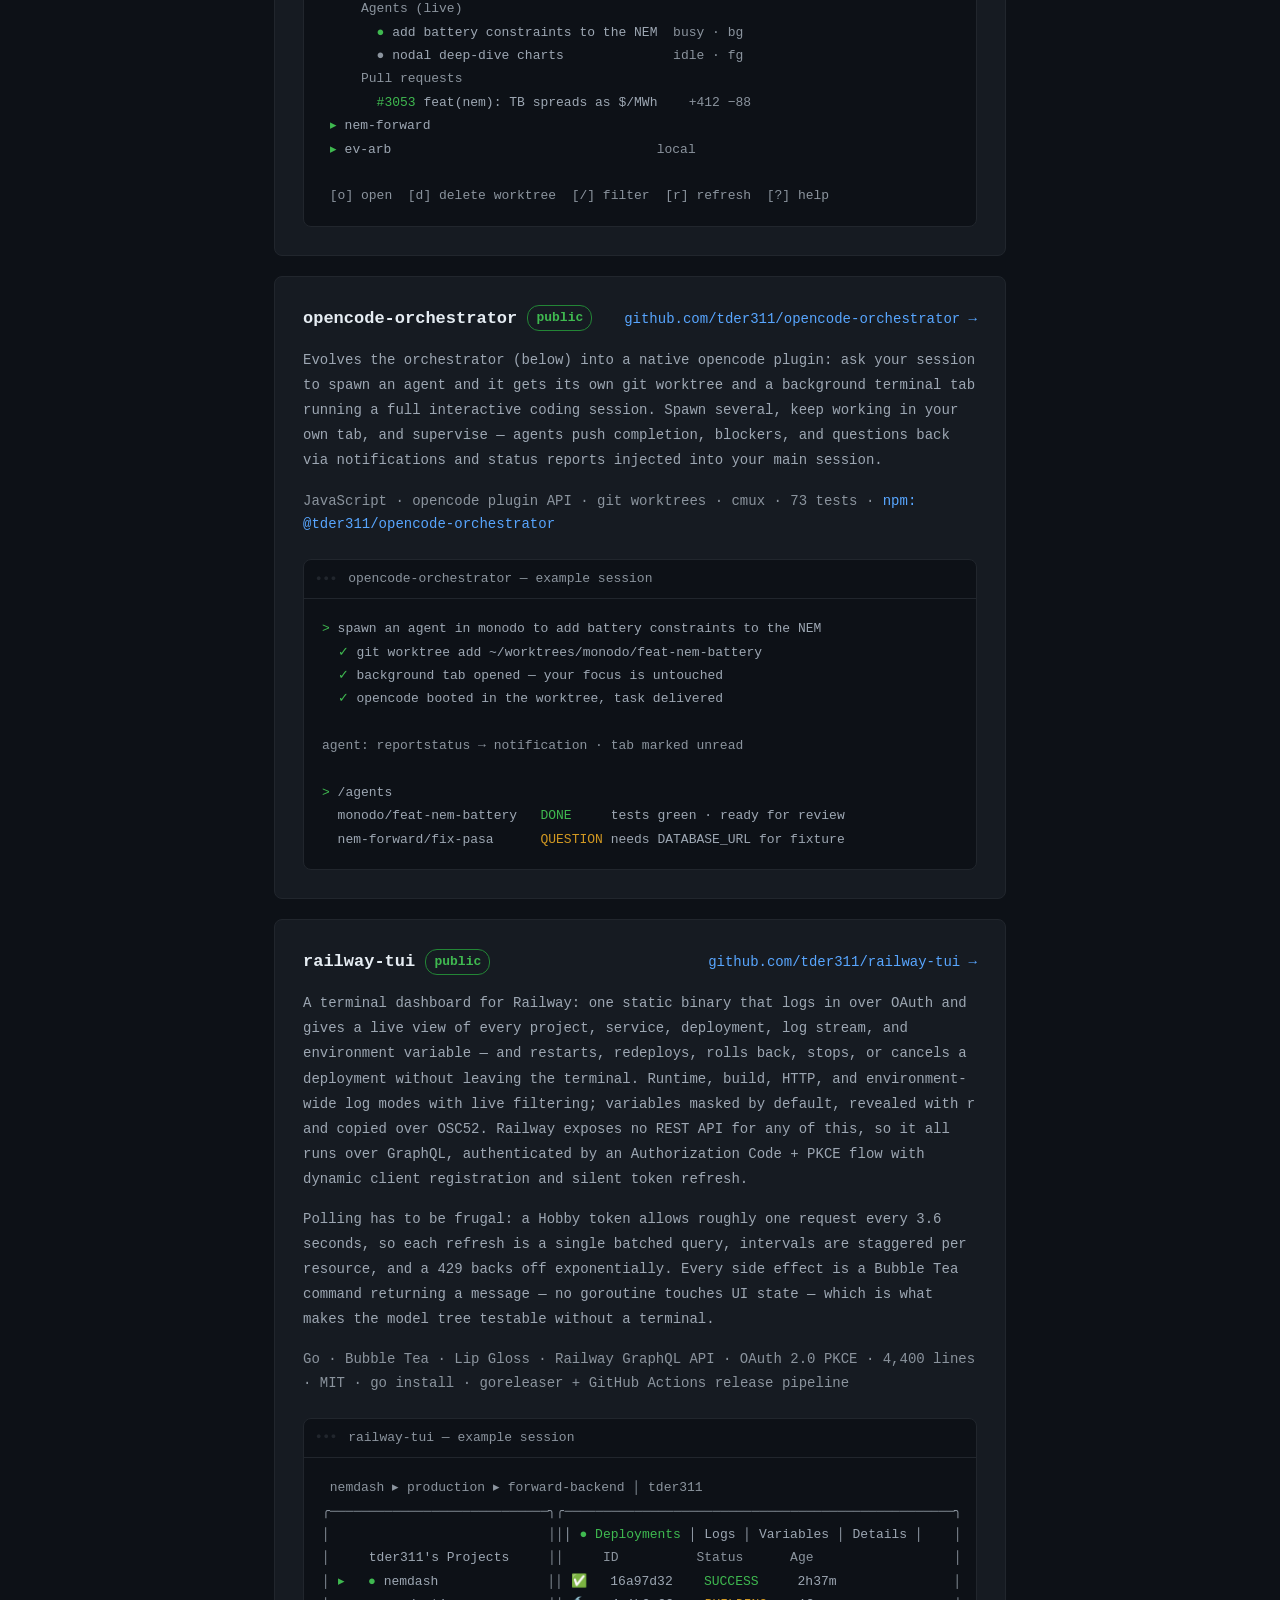
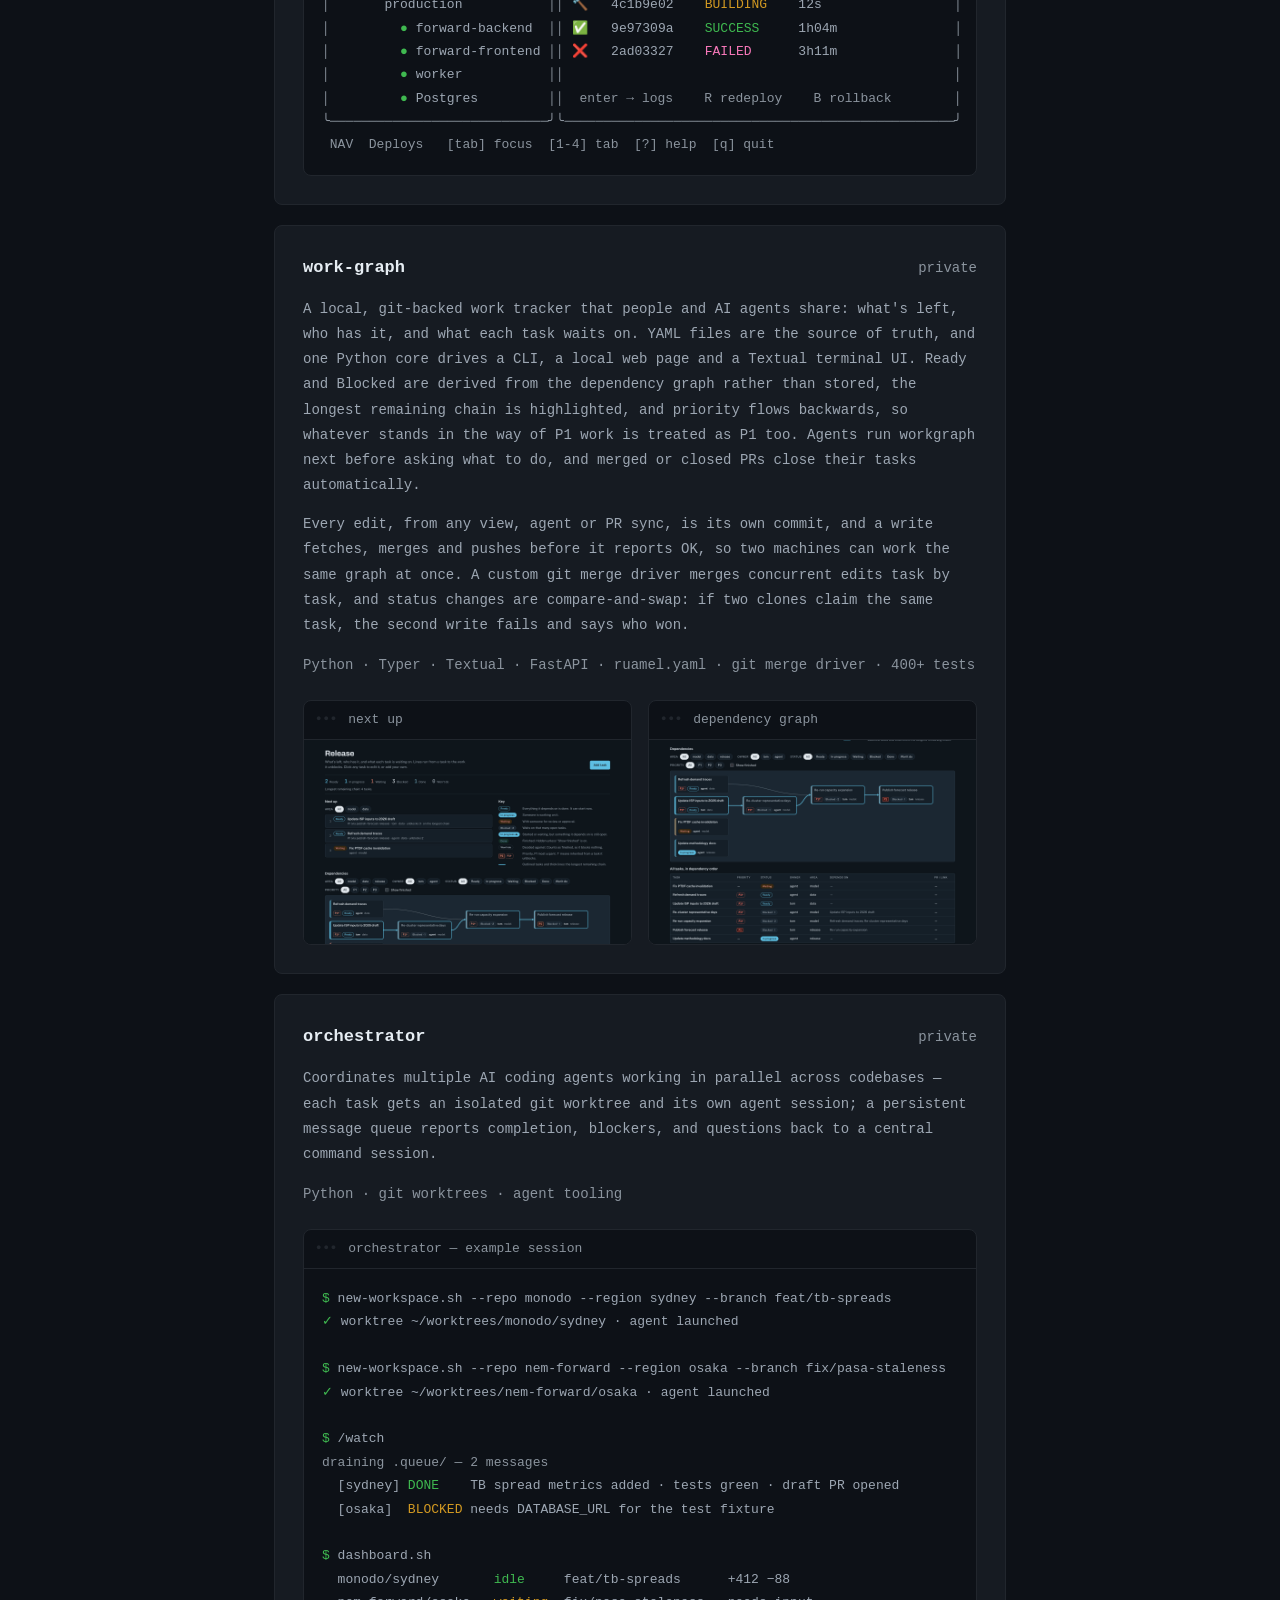
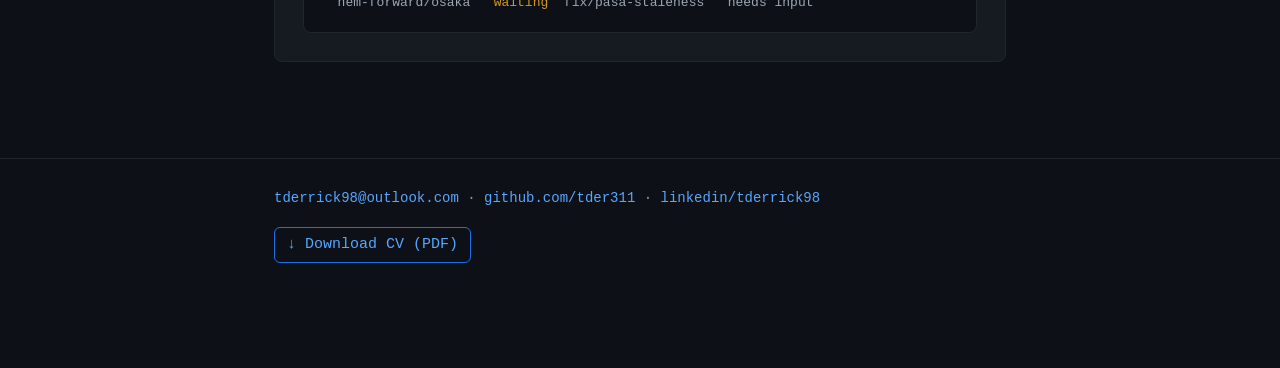
<file: projects.html>
<!DOCTYPE html>
<html lang="en">
<head>
  <meta charset="utf-8">
  <meta name="viewport" content="width=device-width, initial-scale=1">
  <title>Projects — Tom Derrick</title>
  <meta name="description" content="Tom Derrick's personal projects — a live NEM market dashboard, a price forecaster and battery dispatch optimiser, a five-minute market data pipeline, an energy-market simulator, a phone ETRM for a NEM trading desk, a terminal UI for supervising AI coding agents, an opencode plugin for parallel coding agents, a Railway deployment TUI, and a git-backed work tracker for people and agents.">
  <link rel="icon" href="data:image/svg+xml,<svg xmlns='http://www.w3.org/2000/svg' viewBox='0 0 100 100'><text y='0.9em' font-size='70' fill='%233fb950'>&gt;_</text></svg>">
  <meta property="og:type" content="website">
  <meta property="og:title" content="Projects — Tom Derrick">
  <meta property="og:description" content="Tom Derrick's personal projects — a live NEM market dashboard, a price forecaster and battery dispatch optimiser, a five-minute market data pipeline, an energy-market simulator, a phone ETRM for a NEM trading desk, a terminal UI for supervising AI coding agents, an opencode plugin for parallel coding agents, a Railway deployment TUI, and a git-backed work tracker for people and agents.">
  <meta property="og:image" content="https://tder311.github.io/tech/assets/og-card.png">
  <meta name="twitter:card" content="summary_large_image">
  <link rel="stylesheet" href="styles.css">
  <script src="script.js" defer></script>
</head>
<body>
<a class="skip-link" href="#main">Skip to content</a>
<header class="site-nav">
  <span class="brand">tom.derrick</span>
  <nav aria-label="Pages">
    <a href="index.html">home</a>
    <a href="experience.html">experience</a>
    <a href="projects.html" class="active" aria-current="page">projects</a>
    <a href="ask.html">ask</a>
    <a href="#contact">contact</a>
    <a class="btn-cv" href="assets/cv.pdf" download>↓ CV</a>
  </nav>
</header>
<main id="main">
  <section id="projects" class="wrap" aria-label="Projects">
    <p class="shell-line"><span class="ps-user">$</span> ls ~/projects</p>

    <article class="card">
      <div class="role-head">
        <h2>gridline</h2>
        <span class="muted">private · working codename</span>
      </div>
      <p class="proj-desc">An energy-market simulator built to stand in for PLEXOS, with two differences. It is visual-first: you design the system on a schematic canvas or a map and read the results on that same network, not in property tables. And it is agent-native: everything the UI can do, the CLI can do, with stable <code>--json</code> output, a self-describing schema and an undo journal. An agent edits the model from a terminal and the change lands on the open canvas within a second, attributed to whoever made it.</p>
      <p class="muted proj-tech">Python · linopy · HiGHS · DuckDB · FastAPI · React · React Flow · MapLibre · deck.gl · ECharts · ~53,000 lines · 1,400+ tests</p>
      <div class="shot-grid">
        <figure class="browser-frame">
          <figcaption class="browser-bar"><span class="dots" aria-hidden="true">●●●</span> schematic — two-zone study</figcaption>
          <a href="assets/gridline-schematic.png" target="_blank" rel="noopener"><img src="assets/gridline-schematic.png" alt="Gridline schematic canvas: a two-zone study with North and South zones, buses, generators, storage and loads, a congested interconnector, and the project settings panel" loading="lazy" width="1440" height="900"></a>
        </figure>
        <figure class="browser-frame">
          <figcaption class="browser-bar"><span class="dots" aria-hidden="true">●●●</span> results — one-week run</figcaption>
          <a href="assets/gridline-results.png" target="_blank" rel="noopener"><img src="assets/gridline-results.png" alt="Gridline results overview for a one-week dispatch run: total cost, load-weighted price, energy served, CO2 and peak demand, a cost breakdown chart, and hourly prices by zone" loading="lazy" width="1440" height="900"></a>
        </figure>
      </div>
    </article>

    <article class="card">
      <div class="role-head">
        <h2>nem-market-watch <span class="chip green tag">live</span> <span class="chip blue tag">public</span></h2>
        <span class="muted"><a href="https://nemdash.up.railway.app" target="_blank" rel="noopener">nemdash.up.railway.app →</a></span>
      </div>
      <p class="proj-desc">Live dashboard for Australia's National Electricity Market: five-minute regional prices and demand, market metrics, AEMO's PASA reserve outlook, bid-band analysis down to individual units, CSV exports, and a tool-calling LLM agent that answers market questions by querying live data rather than guessing from a prompt. Read-only by construction — nothing in the runtime writes to the database.</p>
      <p class="muted proj-tech">React · FastAPI · PostgreSQL · Railway · 240+ tests · <a href="https://github.com/tder311/nem-market-watch" target="_blank" rel="noopener">github.com/tder311/nem-market-watch</a></p>
      <div class="shot-grid one">
        <figure class="browser-frame">
          <figcaption class="browser-bar"><span class="dots" aria-hidden="true">●●●</span> live dashboard — regional prices &amp; demand</figcaption>
          <a href="assets/market-watch-dashboard.png" target="_blank" rel="noopener"><img src="assets/market-watch-dashboard.png" alt="Live market dashboard: real-time NEM regional prices and demand beside a map of Australia" loading="lazy" width="1440" height="900"></a>
        </figure>
      </div>
    </article>

    <article class="card">
      <div class="role-head">
        <h2>nem-forward <span class="chip green tag">live</span> <span class="chip blue tag">public</span></h2>
        <span class="muted"><a href="https://forward-frontend-production.up.railway.app" target="_blank" rel="noopener">forward-frontend-production.up.railway.app →</a></span>
      </div>
      <p class="proj-desc">The forward-looking half of the stack: an XGBoost price forecaster (7-day horizon, half-hourly, P10–P90 bands) plotted against AEMO's own pre-dispatch so the two can be judged side by side, an LP battery dispatch optimiser, and bid-band generation. Every forecast is persisted with the timestamp of the model that produced it, so past runs can be scored against actuals instead of being quietly overwritten by the next retrain.</p>
      <p class="muted proj-tech">XGBoost · FastAPI · React · PostgreSQL · Railway · 90+ tests · <a href="https://github.com/tder311/nem-forward" target="_blank" rel="noopener">github.com/tder311/nem-forward</a></p>
      <div class="shot-grid one">
        <figure class="browser-frame">
          <figcaption class="browser-bar"><span class="dots" aria-hidden="true">●●●</span> price forecast — model vs AEMO pre-dispatch, P10–P90</figcaption>
          <a href="assets/forward-forecast.png" target="_blank" rel="noopener"><img src="assets/forward-forecast.png" alt="Price forecast page: 7-day NSW1 price forecast with P10–P90 uncertainty band overlaid on AEMO pre-dispatch, spike markers highlighted" loading="lazy" width="1440" height="900"></a>
        </figure>
      </div>
    </article>

    <article class="card">
      <div class="role-head">
        <h2>nem-ingestion</h2>
        <span class="muted">private</span>
      </div>
      <p class="proj-desc">The pipeline both dashboards read from: six NEMWEB clients on a five-minute worker covering dispatch prices, SCADA generation, price setter, bids, PASA, and generator metadata. It is the only process that writes to Postgres and the sole owner of the schema across 13 tables, which is what lets the two apps above be read-only. Backfill CLIs handle cold starts and gap repair, hourly rollups serve the long display windows, and a retention sweep took the database from 21 GB to 2 GB — most of the hosting bill was Postgres memory.</p>
      <p class="muted proj-tech">Python · PostgreSQL · Railway · 300+ tests</p>
      <div class="term" role="img" aria-label="Example nem-ingestion session: a five-minute worker poll writing rows for each NEMWEB feed, followed by a bid backfill over 59 days">
        <div class="term-bar"><span class="dots" aria-hidden="true">●●●</span> nem-ingestion — example session</div>
        <pre class="term-body"><code><span class="t-prompt">$</span> python run_worker.py
  <span class="t-ok">✓</span> dispatch prices     288 rows   NSW1 QLD1 SA1 TAS1 VIC1
  <span class="t-ok">✓</span> scada             4 812 rows
  <span class="t-ok">✓</span> price setter      1 440 rows
  <span class="t-ok">✓</span> bid day offer       506 rows
  <span class="t-dim">·</span> pasa              <span class="t-dim">unchanged — no new file published</span>
  <span class="t-ok">✓</span> rollup 12:00      dispatch_data_hourly <span class="t-ok">+1 205</span>
<span class="t-dim">next poll in 5m · retention sweep due 00:15</span>

<span class="t-prompt">$</span> python -m scripts.backfill bids --start 2026-06-01
<span class="t-dim">59 days · 3 already complete, skipped</span>
  <span class="t-ok">✓</span> 1 843 226 rows written</code></pre>
      </div>
    </article>

    <article class="card">
      <div class="role-head">
        <h2>pocket-etrm</h2>
        <span class="muted">private</span>
      </div>
      <p class="proj-desc">A local-first Energy Trading and Risk Management app for a NEM trading desk, built as a native phone app. Capture ASX futures and caps across NSW, QLD, VIC and SA, bespoke OTC contracts with custom month, day-of-week and hour-window delivery shapes, and LGC and ACCU certificates. Then see netted positions with mark-to-market, daily and closed-out P&amp;L, hour-weighted MWh exposure, limit breaches, and a parametric delta-normal VaR with editable vol and correlation assumptions. A "Sync ASX" action reads the public ASX Energy settlement pages straight from the phone, and every mark is tagged ASX, manual or synthetic so it is always clear which numbers are real.</p>
      <p class="proj-desc">Nothing derived is stored: positions, MtM, P&amp;L, exposure and VaR are all computed on read from deals and marks, so every number on screen traces back to the ticket that produced it, and a new valuation rule never needs a backfill. One function, <code>unitHours(type, tenor)</code>, decides how many hours or certificates an instrument spans, and every valuation is written once against it, which is why adding certificates as a second commodity changed that function and nothing else. Shipped as thirteen tagged releases, v0.1 to v1.3, over the air with EAS Update.</p>
      <p class="muted proj-tech">TypeScript · Expo / React Native · SQLite · Drizzle ORM · Jest · EAS · 105 tests on a pure calc engine</p>
      <div class="shot-grid phones">
        <figure class="browser-frame">
          <figcaption class="browser-bar"><span class="dots" aria-hidden="true">●●●</span> curve</figcaption>
          <a href="assets/pocket-etrm-curve.png" target="_blank" rel="noopener"><img src="assets/pocket-etrm-curve.png" alt="Pocket ETRM curve screen: NSW base futures marks by quarter from 2026Q4 to 2028Q4, each tagged with its source" loading="lazy" width="585" height="1266"></a>
        </figure>
        <figure class="browser-frame">
          <figcaption class="browser-bar"><span class="dots" aria-hidden="true">●●●</span> blotter</figcaption>
          <a href="assets/pocket-etrm-blotter.png" target="_blank" rel="noopener"><img src="assets/pocket-etrm-blotter.png" alt="Pocket ETRM blotter: booked futures, caps and LGC deals with side, volume, price, trader and timestamp" loading="lazy" width="585" height="1266"></a>
        </figure>
        <figure class="browser-frame">
          <figcaption class="browser-bar"><span class="dots" aria-hidden="true">●●●</span> positions</figcaption>
          <a href="assets/pocket-etrm-positions.png" target="_blank" rel="noopener"><img src="assets/pocket-etrm-positions.png" alt="Pocket ETRM positions: book mark-to-market and closed-out P&L, then net positions by region with MWh exposure and breakevens" loading="lazy" width="585" height="1266"></a>
        </figure>
        <figure class="browser-frame">
          <figcaption class="browser-bar"><span class="dots" aria-hidden="true">●●●</span> risk</figcaption>
          <a href="assets/pocket-etrm-risk.png" target="_blank" rel="noopener"><img src="assets/pocket-etrm-risk.png" alt="Pocket ETRM risk screen: parametric Value at Risk and net-MW limit usage per region and for the desk" loading="lazy" width="585" height="1266"></a>
        </figure>
      </div>
    </article>

    <article class="card">
      <div class="role-head">
        <h2>agent-tui <span class="chip green tag">public</span></h2>
        <span class="muted"><a href="https://github.com/tder311/agent-tui" target="_blank" rel="noopener">github.com/tder311/agent-tui →</a></span>
      </div>
      <p class="proj-desc">A terminal control room for local AI coding agents: one tree of every project on the machine, with its git worktrees, branches, historical Claude Code and OpenCode sessions, the agents running right now, and open GitHub PRs. Sessions carry real titles instead of raw UUIDs, live agents get a busy/idle/blocked status dot, and <code>o</code> opens anything — resume a session, open a worktree in a new terminal tab, or jump to a PR in the browser.</p>
      <p class="proj-desc">Discovery is app-agnostic: rather than hardcoding where each tool puts its worktrees, it sweeps the filesystem for the <code>.git</code> markers git itself uses, so anything git considers a worktree is found no matter which app created it — Claude Code, Conductor, OpenCode, or something unregistered. Clones of the same upstream are folded into one project by normalised origin URL. Scanning is read-only and runs off the UI thread; the only mutations are explicit worktree/branch deletes and prunes, each behind a y/n confirm.</p>
      <p class="muted proj-tech">Go · Bubble Tea · Lip Gloss · ~4,900 lines · 57 tests · MIT · <code>go install</code></p>
      <div class="term" role="img" aria-label="agent-tui running: a project tree showing worktrees with dirty state, live agents with status dots, and open pull requests, with a keybinding bar along the bottom">
        <div class="term-bar"><span class="dots" aria-hidden="true">●●●</span> agent-tui — example session</div>
        <pre class="term-body"><code><span class="t-dim"> agent-tui │ 3 projects · 8 worktrees · 2 live agents · 4 PRs</span>

 <span class="t-prompt">▾</span> monodo                                  <span class="t-dim">modoenergy/monodo</span>
     <span class="t-dim">Worktrees</span>
       feat/nem-battery      <span class="t-dim">WT</span> <span class="t-warn">claude</span>      <span class="t-warn">dirty</span> <span class="t-dim">↑2</span>
       fix/tb-spreads        <span class="t-dim">WT</span> <span class="t-warn">claude</span>      <span class="t-ok">clean</span>
     <span class="t-dim">Agents (live)</span>
       <span class="t-ok">●</span> add battery constraints to the NEM  <span class="t-dim">busy · bg</span>
       <span class="t-dim">●</span> nodal deep-dive charts              <span class="t-dim">idle · fg</span>
     <span class="t-dim">Pull requests</span>
       <span class="t-ok">#3053</span> feat(nem): TB spreads as $/MWh    <span class="t-dim">+412 −88</span>
 <span class="t-prompt">▸</span> nem-forward
 <span class="t-prompt">▸</span> ev-arb                                  <span class="t-dim">local</span>

<span class="t-dim"> [o] open  [d] delete worktree  [/] filter  [r] refresh  [?] help</span></code></pre>
      </div>
    </article>

    <article class="card">
      <div class="role-head">
        <h2>opencode-orchestrator <span class="chip green tag">public</span></h2>
        <span class="muted"><a href="https://github.com/tder311/opencode-orchestrator" target="_blank" rel="noopener">github.com/tder311/opencode-orchestrator →</a></span>
      </div>
      <p class="proj-desc">Evolves the orchestrator (below) into a native opencode plugin: ask your session to spawn an agent and it gets its own git worktree and a background terminal tab running a full interactive coding session. Spawn several, keep working in your own tab, and supervise — agents push completion, blockers, and questions back via notifications and status reports injected into your main session.</p>
      <p class="muted proj-tech">JavaScript · opencode plugin API · git worktrees · cmux · 73 tests · <a href="https://www.npmjs.com/package/@tder311/opencode-orchestrator" target="_blank" rel="noopener">npm: @tder311/opencode-orchestrator</a></p>
      <div class="term" role="img" aria-label="Example opencode-orchestrator session: spawning an agent into an isolated worktree and checking agent statuses">
        <div class="term-bar"><span class="dots" aria-hidden="true">●●●</span> opencode-orchestrator — example session</div>
        <pre class="term-body"><code><span class="t-prompt">&gt;</span> spawn an agent in monodo to add battery constraints to the NEM
  <span class="t-ok">✓</span> git worktree add ~/worktrees/monodo/feat-nem-battery
  <span class="t-ok">✓</span> background tab opened — your focus is untouched
  <span class="t-ok">✓</span> opencode booted in the worktree, task delivered

<span class="t-dim">agent: reportstatus → notification · tab marked unread</span>

<span class="t-prompt">&gt;</span> /agents
  monodo/feat-nem-battery   <span class="t-ok">DONE</span>     tests green · ready for review
  nem-forward/fix-pasa      <span class="t-warn">QUESTION</span> needs DATABASE_URL for fixture</code></pre>
      </div>
    </article>

    <article class="card">
      <div class="role-head">
        <h2>railway-tui <span class="chip green tag">public</span></h2>
        <span class="muted"><a href="https://github.com/tder311/railway-tui" target="_blank" rel="noopener">github.com/tder311/railway-tui →</a></span>
      </div>
      <p class="proj-desc">A terminal dashboard for Railway: one static binary that logs in over OAuth and gives a live view of every project, service, deployment, log stream, and environment variable — and restarts, redeploys, rolls back, stops, or cancels a deployment without leaving the terminal. Runtime, build, HTTP, and environment-wide log modes with live filtering; variables masked by default, revealed with <code>r</code> and copied over OSC52. Railway exposes no REST API for any of this, so it all runs over GraphQL, authenticated by an Authorization Code + PKCE flow with dynamic client registration and silent token refresh.</p>
      <p class="proj-desc">Polling has to be frugal: a Hobby token allows roughly one request every 3.6 seconds, so each refresh is a single batched query, intervals are staggered per resource, and a 429 backs off exponentially. Every side effect is a Bubble Tea command returning a message — no goroutine touches UI state — which is what makes the model tree testable without a terminal.</p>
      <p class="muted proj-tech">Go · Bubble Tea · Lip Gloss · Railway GraphQL API · OAuth 2.0 PKCE · 4,400 lines · MIT · <code>go install</code> · goreleaser + GitHub Actions release pipeline</p>
      <div class="term" role="img" aria-label="railway-tui running: a project, environment and service tree on the left, a deployment table with status icons on the right, and a keybinding bar along the bottom">
        <div class="term-bar"><span class="dots" aria-hidden="true">●●●</span> railway-tui — example session</div>
        <pre class="term-body"><code><span class="t-dim"> nemdash ▸ production ▸ forward-backend │ tder311</span>
<span class="t-dim">╭────────────────────────────╮╭──────────────────────────────────────────────────╮</span>
<span class="t-dim">│</span>                            <span class="t-dim">│</span><span class="t-dim">│</span>│ <span class="t-ok">● Deployments</span> │ Logs │ Variables │ Details │    <span class="t-dim">│</span>
<span class="t-dim">│</span>     tder311's Projects     <span class="t-dim">│</span><span class="t-dim">│</span>     <span class="t-dim">ID          Status      Age</span>                  <span class="t-dim">│</span>
<span class="t-dim">│</span> <span class="t-prompt">▸</span>   <span class="t-ok">●</span> nemdash              <span class="t-dim">│</span><span class="t-dim">│</span> ✅   16a97d32    <span class="t-ok">SUCCESS</span>     2h37m               <span class="t-dim">│</span>
<span class="t-dim">│</span>       production           <span class="t-dim">│</span><span class="t-dim">│</span> 🔨   4c1b9e02    <span class="t-warn">BUILDING</span>    12s                 <span class="t-dim">│</span>
<span class="t-dim">│</span>         <span class="t-ok">●</span> forward-backend  <span class="t-dim">│</span><span class="t-dim">│</span> ✅   9e97309a    <span class="t-ok">SUCCESS</span>     1h04m               <span class="t-dim">│</span>
<span class="t-dim">│</span>         <span class="t-ok">●</span> forward-frontend <span class="t-dim">│</span><span class="t-dim">│</span> ❌   2ad03327    <span class="t-err">FAILED</span>      3h11m               <span class="t-dim">│</span>
<span class="t-dim">│</span>         <span class="t-ok">●</span> worker           <span class="t-dim">│</span><span class="t-dim">│</span>                                                  <span class="t-dim">│</span>
<span class="t-dim">│</span>         <span class="t-ok">●</span> Postgres         <span class="t-dim">│</span><span class="t-dim">│</span>  <span class="t-dim">enter → logs</span>    <span class="t-dim">R redeploy</span>    <span class="t-dim">B rollback</span>        <span class="t-dim">│</span>
<span class="t-dim">╰────────────────────────────╯╰──────────────────────────────────────────────────╯</span>
<span class="t-dim"> NAV  Deploys   [tab] focus  [1-4] tab  [?] help  [q] quit</span></code></pre>
      </div>
    </article>

    <article class="card">
      <div class="role-head">
        <h2>work-graph</h2>
        <span class="muted">private</span>
      </div>
      <p class="proj-desc">A local, git-backed work tracker that people and AI agents share: what's left, who has it, and what each task waits on. YAML files are the source of truth, and one Python core drives a CLI, a local web page and a Textual terminal UI. Ready and Blocked are derived from the dependency graph rather than stored, the longest remaining chain is highlighted, and priority flows backwards, so whatever stands in the way of P1 work is treated as P1 too. Agents run <code>workgraph next</code> before asking what to do, and merged or closed PRs close their tasks automatically.</p>
      <p class="proj-desc">Every edit, from any view, agent or PR sync, is its own commit, and a write fetches, merges and pushes before it reports OK, so two machines can work the same graph at once. A custom git merge driver merges concurrent edits task by task, and status changes are compare-and-swap: if two clones claim the same task, the second write fails and says who won.</p>
      <p class="muted proj-tech">Python · Typer · Textual · FastAPI · ruamel.yaml · git merge driver · 400+ tests</p>
      <div class="shot-grid">
        <figure class="browser-frame">
          <figcaption class="browser-bar"><span class="dots" aria-hidden="true">●●●</span> next up</figcaption>
          <a href="assets/work-graph-overview.png" target="_blank" rel="noopener"><img src="assets/work-graph-overview.png" alt="work-graph web page: status counters, the longest remaining chain, a next-up list sorted by inherited priority, and a key to the statuses" loading="lazy" width="1440" height="900"></a>
        </figure>
        <figure class="browser-frame">
          <figcaption class="browser-bar"><span class="dots" aria-hidden="true">●●●</span> dependency graph</figcaption>
          <a href="assets/work-graph-dependencies.png" target="_blank" rel="noopener"><img src="assets/work-graph-dependencies.png" alt="work-graph dependency view: tasks drawn as a graph with the longest remaining chain outlined, and a table of every task in dependency order" loading="lazy" width="1440" height="900"></a>
        </figure>
      </div>
    </article>

    <article class="card">
      <div class="role-head">
        <h2>orchestrator</h2>
        <span class="muted">private</span>
      </div>
      <p class="proj-desc">Coordinates multiple AI coding agents working in parallel across codebases — each task gets an isolated git worktree and its own agent session; a persistent message queue reports completion, blockers, and questions back to a central command session.</p>
      <p class="muted proj-tech">Python · git worktrees · agent tooling</p>
      <div class="term" role="img" aria-label="Example orchestrator terminal session: creating two agent workspaces, draining the message queue, and viewing the workspace dashboard">
        <div class="term-bar"><span class="dots" aria-hidden="true">●●●</span> orchestrator — example session</div>
        <pre class="term-body"><code><span class="t-prompt">$</span> new-workspace.sh --repo monodo --region sydney --branch feat/tb-spreads
<span class="t-ok">✓</span> worktree ~/worktrees/monodo/sydney · agent launched

<span class="t-prompt">$</span> new-workspace.sh --repo nem-forward --region osaka --branch fix/pasa-staleness
<span class="t-ok">✓</span> worktree ~/worktrees/nem-forward/osaka · agent launched

<span class="t-prompt">$</span> /watch
<span class="t-dim">draining .queue/ — 2 messages</span>
  [sydney] <span class="t-ok">DONE</span>    TB spread metrics added · tests green · draft PR opened
  [osaka]  <span class="t-warn">BLOCKED</span> needs DATABASE_URL for the test fixture

<span class="t-prompt">$</span> dashboard.sh
  monodo/sydney       <span class="t-ok">idle</span>     feat/tb-spreads      +412 −88
  nem-forward/osaka   <span class="t-warn">waiting</span>  fix/pasa-staleness   needs input</code></pre>
      </div>
    </article>
  </section>
</main>
<footer id="contact" class="site-footer">
  <div class="wrap footer-row">
    <p class="muted">
      <a href="mailto:tderrick98@outlook.com">tderrick98@outlook.com</a> ·
      <a href="https://github.com/tder311" target="_blank" rel="noopener">github.com/tder311</a> ·
      <a href="https://www.linkedin.com/in/tderrick98/" target="_blank" rel="noopener">linkedin/tderrick98</a>
    </p>
    <a class="btn-cv" href="assets/cv.pdf" download>↓ Download CV (PDF)</a>
  </div>
</footer>
</body>
</html>
</file>
<file: styles.css>
:root {
  --bg: #0d1117;
  --surface: #161b22;
  --border: #21262d;
  --text: #e6edf3;
  --text-soft: #9da7b3;
  --muted: #8b949e;
  --green: #3fb950;  --green-b: #238636;
  --blue: #58a6ff;   --blue-b: #1f6feb;
  --amber: #d29922;  --amber-b: #9e6a03;
  --pink: #f778ba;   --pink-b: #9e2f63;
  --mono: "SF Mono", ui-monospace, Menlo, Consolas, monospace;
}

* { box-sizing: border-box; margin: 0; padding: 0; }

html { scroll-behavior: smooth; }

body {
  background: var(--bg);
  color: var(--text);
  font-family: var(--mono);
  font-size: 15px;
  line-height: 1.7;
}

.wrap { max-width: 780px; margin: 0 auto; padding: 0 24px; }

a { color: var(--blue); text-decoration: none; }
a:hover, a:focus-visible { text-decoration: underline; }

.skip-link {
  position: absolute; left: -999px; top: 0;
  background: var(--surface); color: var(--text); padding: 8px 16px;
}
.skip-link:focus { left: 0; z-index: 10; }

.site-nav {
  display: flex; justify-content: space-between; align-items: center;
  padding: 16px 24px; border-bottom: 1px solid var(--border);
  position: sticky; top: 0; background: var(--bg); z-index: 5;
}
.brand { font-weight: 600; }
.site-nav nav { display: flex; gap: 18px; align-items: center; }
.site-nav nav a { color: var(--muted); font-size: 14px; }
.site-nav nav a:hover { color: var(--text); text-decoration: none; }
.site-nav nav a.active { color: var(--text); }
.site-nav nav a.active::before { content: "> "; color: var(--green); }

.btn-cv {
  color: var(--blue) !important;
  border: 1px solid var(--blue-b); border-radius: 6px; padding: 4px 12px;
}
.btn-cv:hover { background: var(--surface); text-decoration: none; }

main section { padding: 72px 0 0; }
main { padding-bottom: 96px; min-height: calc(100vh - 220px); }

.shell-line { color: var(--muted); font-size: 14px; }
.shell-line .ps-user { color: var(--green); }
.shell-line .ps-path { color: var(--blue); }

.card {
  background: var(--surface); border: 1px solid var(--border);
  border-radius: 8px; padding: 28px; margin-top: 20px;
}

.chip {
  display: inline-block; font-size: 13px; border-radius: 12px;
  padding: 3px 12px; border: 1px solid var(--border); list-style: none;
}
.chip.green { color: var(--green); border-color: var(--green-b); }
.chip.blue  { color: var(--blue);  border-color: var(--blue-b); }
.chip.amber { color: var(--amber); border-color: var(--amber-b); }
.chip.pink  { color: var(--pink);  border-color: var(--pink-b); }

.muted { color: var(--muted); font-size: 14px; }

.site-footer { border-top: 1px solid var(--border); padding: 28px 0 56px; }
.footer-row { display: flex; justify-content: space-between; align-items: center; gap: 16px; flex-wrap: wrap; }

/* hero */
.hero { padding-top: 96px; }
.hero h1 { font-size: 38px; font-weight: 600; letter-spacing: -0.5px; margin-top: 22px; }
.tagline { color: var(--text-soft); margin-top: 18px; max-width: 580px; }
.chips { display: flex; gap: 10px; flex-wrap: wrap; margin-top: 26px; }
.meta { margin-top: 26px; }

.cursor {
  display: inline-block; width: 9px; height: 17px;
  background: var(--text); margin-left: 2px; vertical-align: text-bottom;
  animation: blink 1.1s steps(1) infinite;
}
@keyframes blink { 50% { opacity: 0; } }
@media (prefers-reduced-motion: reduce) { .cursor { animation: none; } }

/* stat strip */
.stats { display: grid; grid-template-columns: repeat(4, 1fr); gap: 16px; }
.stat {
  background: var(--surface); border: 1px solid var(--border);
  border-radius: 8px; padding: 22px; display: flex; flex-direction: column; gap: 10px;
}
.stat-value { font-size: 22px; font-weight: 700; line-height: 1.2; }
.stat-value.green { color: var(--green); }
.stat-value.blue  { color: var(--blue); }
.stat-value.amber { color: var(--amber); }
.stat-value.pink  { color: var(--pink); }
.stat-label { color: var(--muted); font-size: 14px; line-height: 1.5; }

/* prose sections */
.prose { color: var(--text-soft); margin-top: 20px; line-height: 1.9; }

/* experience */
.role-head { display: flex; justify-content: space-between; align-items: baseline; gap: 12px; flex-wrap: wrap; }
.role-head h2 { font-size: 17px; font-weight: 600; }
.h-small { font-size: 15px !important; }
.role-intro { margin-top: 12px; }
.role-points { margin: 18px 0 0 18px; color: var(--text-soft); font-size: 14px; }
.role-points li { margin-top: 12px; line-height: 1.75; }
.card.compact { padding: 18px 28px; }
.card.compact p { margin-top: 8px; }

/* projects */
.proj-desc { color: var(--text-soft); font-size: 14px; margin-top: 14px; line-height: 1.8; }
.proj-tech { margin-top: 16px; }
.tag { font-size: 13px; padding: 1px 8px; vertical-align: middle; }

/* project evidence: framed screenshots + terminal transcript */
.shot-grid { display: grid; grid-template-columns: 1fr 1fr; gap: 16px; margin-top: 22px; }
.shot-grid.one { grid-template-columns: 1fr; }
.shot-grid.phones { grid-template-columns: repeat(4, 1fr); gap: 12px; }
.browser-frame { border: 1px solid var(--border); border-radius: 8px; overflow: hidden; background: var(--bg); }
.browser-bar {
  display: flex; align-items: center; gap: 10px; padding: 8px 12px;
  border-bottom: 1px solid var(--border); color: var(--muted); font-size: 13px;
}
.dots { color: var(--border); font-size: 9px; letter-spacing: 2px; }
.browser-frame img { display: block; width: 100%; height: auto; }
.browser-frame a { display: block; }

.term { border: 1px solid var(--border); border-radius: 8px; overflow: hidden; background: var(--bg); margin-top: 22px; }
.term-bar {
  display: flex; align-items: center; gap: 10px; padding: 8px 12px;
  border-bottom: 1px solid var(--border); color: var(--muted); font-size: 13px;
}
.term-body {
  padding: 18px; margin: 0; font-family: var(--mono); font-size: 13px;
  line-height: 1.8; color: var(--text-soft); overflow-x: auto;
}
.t-prompt { color: var(--green); }
.t-ok { color: var(--green); }
.t-warn { color: var(--amber); }
.t-err { color: var(--pink); }
.t-dim { color: var(--muted); }

/* ask widget */
.ask-term { margin-top: 28px; }
.ask-log { min-height: 180px; max-height: 420px; overflow-y: auto; font-size: 14px; }
.ask-log p { margin-top: 12px; }
.ask-log p:first-child { margin-top: 0; }
.ask-question { color: var(--green); }
.ask-answer { color: var(--text-soft); }
.ask-pending { color: var(--muted); }
.ask-error { color: var(--amber); }
.ask-input-row {
  display: flex; gap: 10px; align-items: center;
  padding: 14px 18px; border-top: 1px solid var(--border);
}
.ask-input-row input {
  flex: 1; background: none; border: none; outline: none;
  color: var(--text); font-family: var(--mono); font-size: 14px;
}
.ask-input-row button { background: none; cursor: pointer; font-family: var(--mono); font-size: 14px; }
.ask-suggestions { margin-top: 20px; }
.ask-suggestions button { background: none; cursor: pointer; font-family: var(--mono); }
.ask-suggestions button:hover { border-color: var(--muted); }

/* education */
.edu-list { margin: 18px 0 0 0; list-style: none; color: var(--text-soft); font-size: 14px; }
.edu-list li { margin-top: 10px; }
.amber-text { color: var(--amber); }

/* skills */
.skill-grid { display: grid; grid-template-columns: 110px 1fr; gap: 14px 20px; margin-top: 20px; font-size: 14px; }
.skill-grid dt { color: var(--muted); }
.skill-grid dt.green { color: var(--green); }
.skill-grid dt.blue  { color: var(--blue); }
.skill-grid dt.amber { color: var(--amber); }
.skill-grid dd { color: var(--text-soft); line-height: 1.8; }

/* responsive */
@media (max-width: 860px) {
  .stats { grid-template-columns: 1fr 1fr; }
}
@media (max-width: 640px) {
  .skill-grid { grid-template-columns: 1fr; gap: 4px 0; }
  .skill-grid dd { margin-bottom: 14px; }
  .site-nav { flex-direction: column; gap: 10px; }
  .site-nav nav { gap: 12px; flex-wrap: wrap; justify-content: center; }
  .hero h1 { font-size: 28px; }
  .shot-grid { grid-template-columns: 1fr; }
  .shot-grid.phones { grid-template-columns: 1fr 1fr; }
  .footer-row { flex-direction: column; align-items: flex-start; }
}
@media (max-width: 440px) {
  .stats { grid-template-columns: 1fr; }
}
</file>
